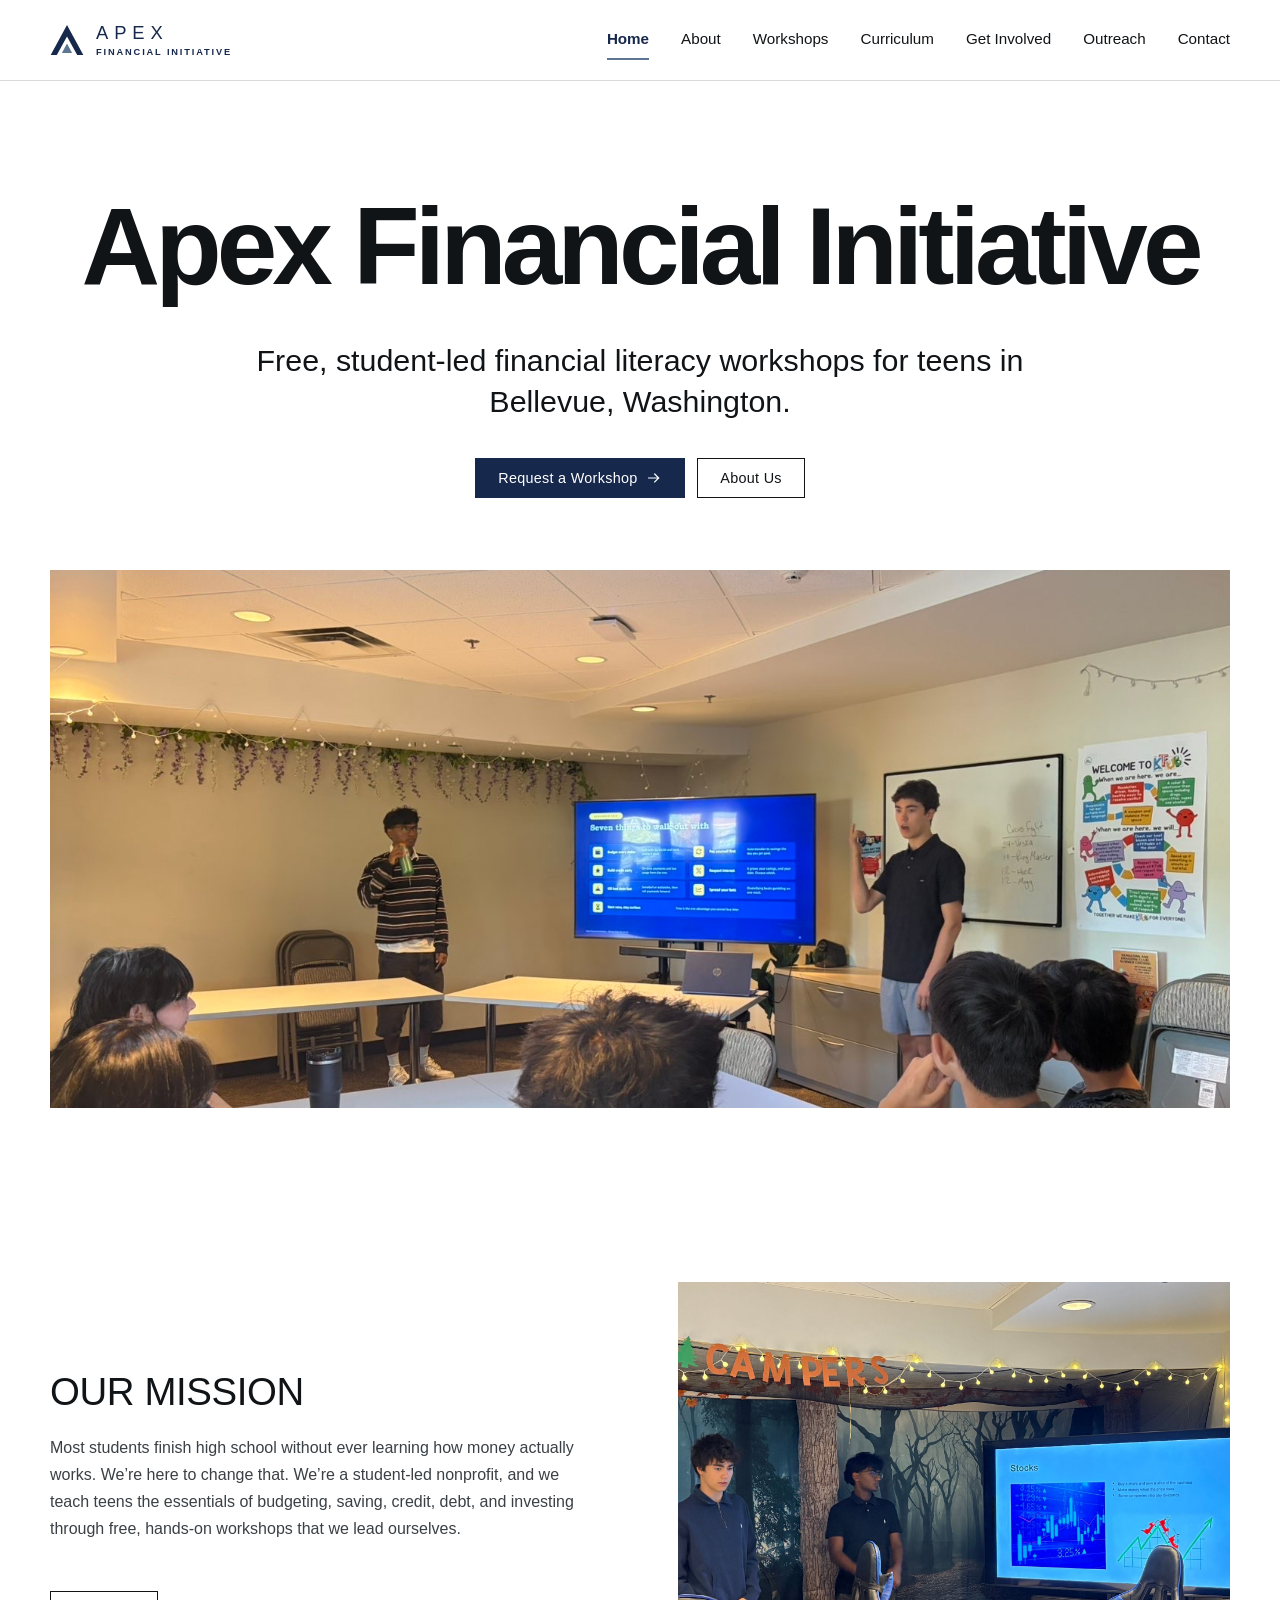
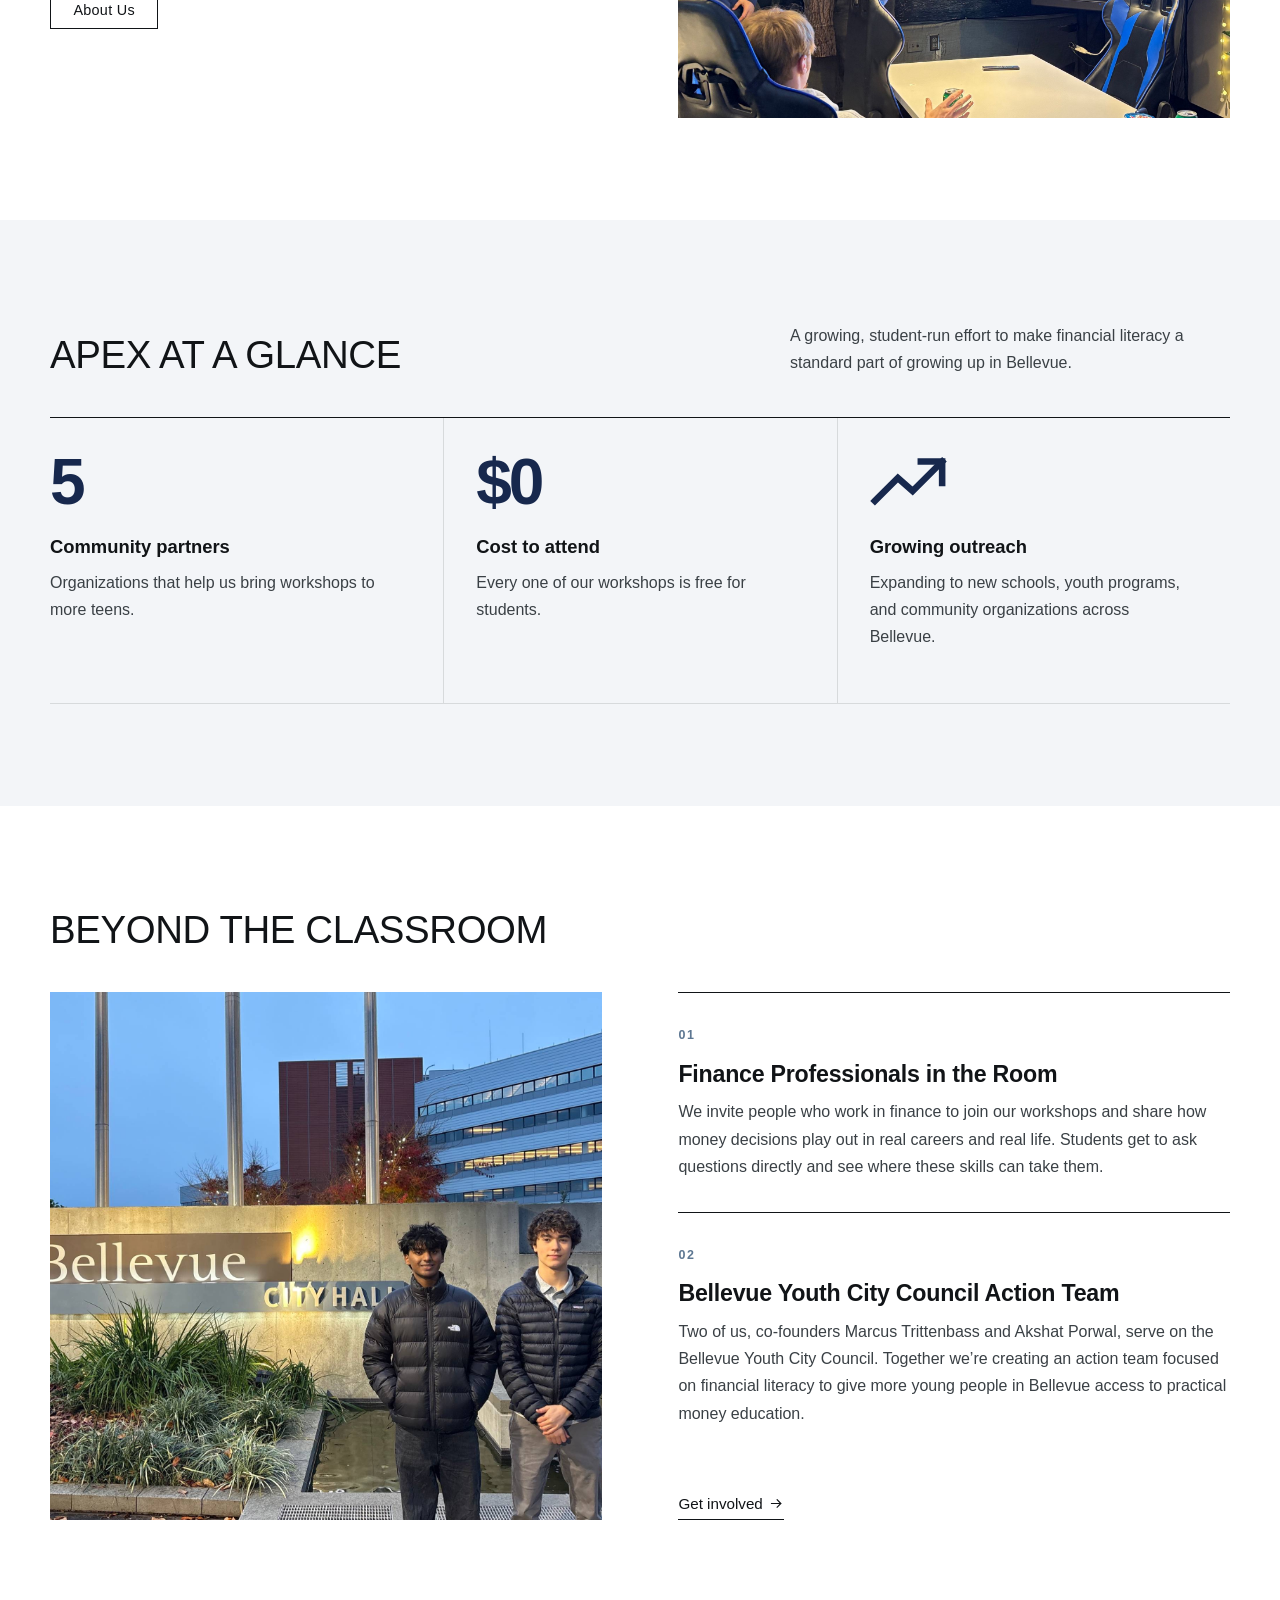
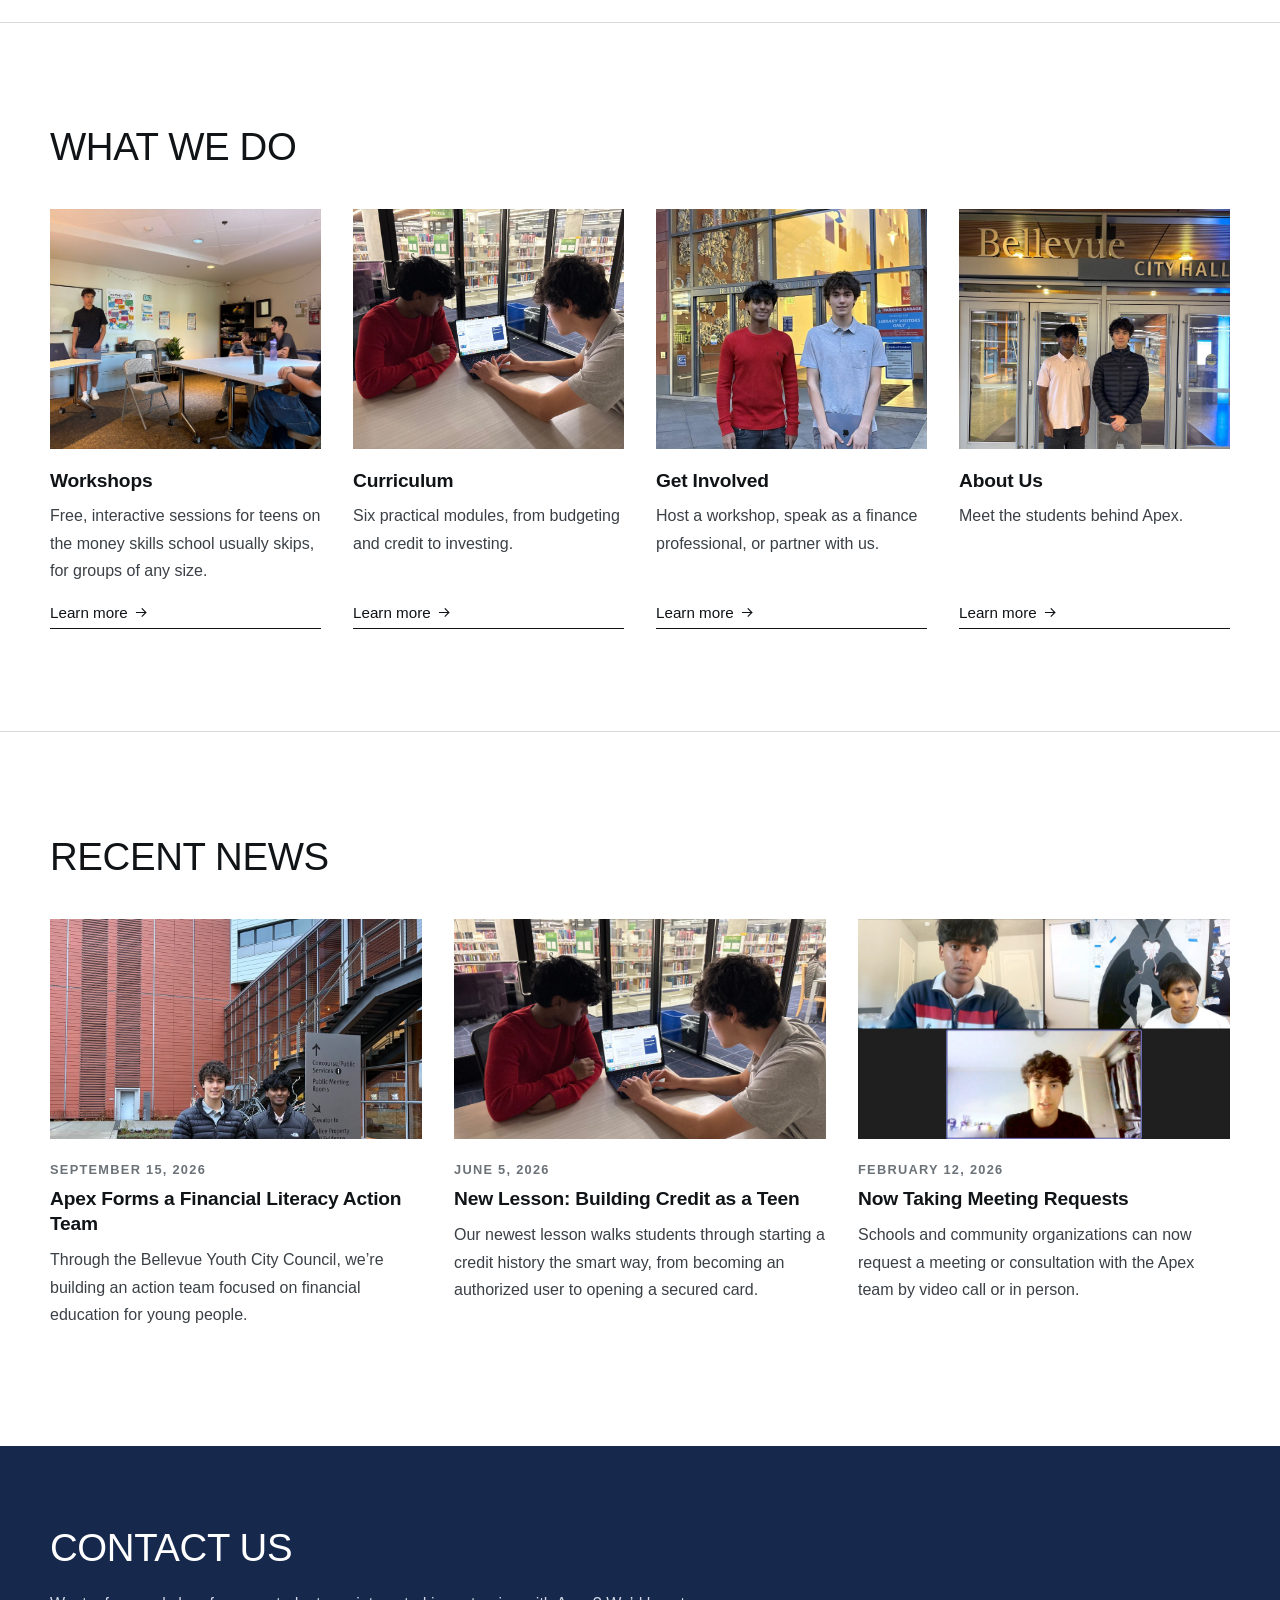
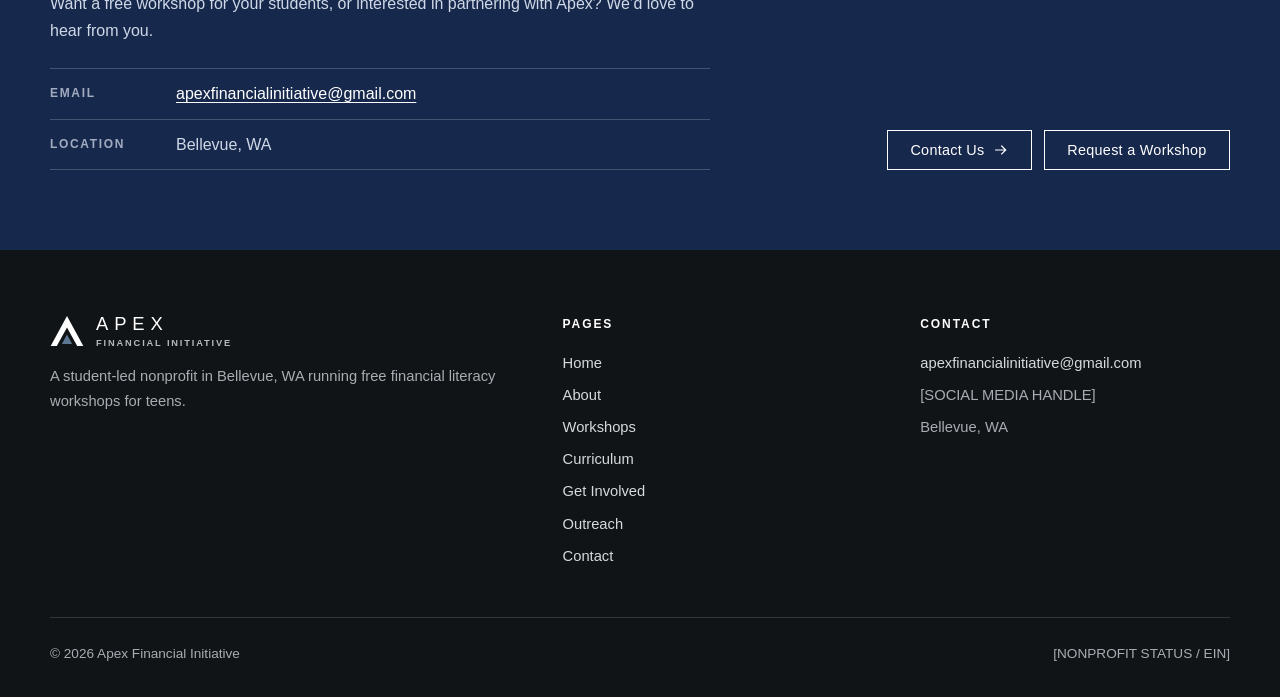
<file: index.html>
<!DOCTYPE html>
<html lang="en">
<head>
<meta charset="UTF-8">
<meta name="viewport" content="width=device-width, initial-scale=1.0">
<title>Apex Financial Initiative | Free Financial Literacy Workshops for Teens</title>
<meta name="description" content="Apex Financial Initiative is a student-led nonprofit in Bellevue, WA running free financial literacy workshops for teens.">
<link rel="icon" href="favicon.svg" type="image/svg+xml">
<link rel="stylesheet" href="styles.css">
</head>
<body>
<a class="skip-link" href="#main">Skip to content</a>
<header class="site-header">
  <div class="wrap nav">
    <a class="brand" href="index.html" aria-label="Apex Financial Initiative home">
      <svg viewBox="0 0 100 92" aria-hidden="true"><path d="M50 2 L98 90 L80 90 L50 36 L20 90 L2 90 Z" fill="currentColor"/><path d="M50 56 L65 84 L35 84 Z" fill="#5d7792"/></svg>
      <span class="brand-text"><span class="brand-name">APEX</span><span class="brand-sub">Financial Initiative</span></span>
    </a>
    <nav aria-label="Main">
      <button class="menu-toggle" type="button" aria-expanded="false" aria-controls="nav-links" aria-label="Open menu">
        <svg class="icon-open" viewBox="0 0 24 24" fill="none" stroke="currentColor" stroke-width="1.8" aria-hidden="true"><path d="M3 7h18M3 12h18M3 17h18"/></svg>
        <svg class="icon-close" viewBox="0 0 24 24" fill="none" stroke="currentColor" stroke-width="1.8" aria-hidden="true"><path d="M5 5l14 14M19 5L5 19"/></svg>
      </button>
      <ul class="nav-links" id="nav-links">
        <li><a href="index.html" aria-current="page">Home</a></li>
        <li><a href="about.html">About</a></li>
        <li><a href="workshops.html">Workshops</a></li>
        <li><a href="curriculum.html">Curriculum</a></li>
        <li><a href="get-involved.html">Get Involved</a></li>
        <li><a href="outreach.html">Outreach</a></li>
        <li><a href="contact.html">Contact</a></li>
      </ul>
    </nav>
  </div>
</header>

<main id="main">
<section class="hero">
    <div class="wrap">
      <h1>Apex Financial Initiative</h1>
      <p class="tagline">Free, student-led financial literacy workshops for teens in Bellevue, Washington.</p>
      <div class="btn-row">
        <a class="btn btn-solid" href="workshops.html#request">Request a Workshop <svg viewBox="0 0 24 24" fill="none" stroke="currentColor" stroke-width="1.8" stroke-linecap="square" aria-hidden="true"><path d="M4 12h15M13 6l6 6-6 6"/></svg></a>
        <a class="btn" href="about.html">About Us</a>
      </div>
      <div class="hero-image"><img class="photo" src="images/workshop-presenting.jpg" alt="Two Apex students presenting a financial literacy workshop to a group of teens"></div>
    </div>
  </section>

  <section class="section">
    <div class="wrap split">
      <div>
        <h2>Our Mission</h2>
        <p>Most students finish high school without ever learning how money actually works. We&rsquo;re here to change that. We&rsquo;re a student-led nonprofit, and we teach teens the essentials of budgeting, saving, credit, debt, and investing through free, hands-on workshops that we lead ourselves.</p>
        <a class="btn mt-2" href="about.html">About Us</a>
      </div>
      <img class="photo" src="images/workshop-stocks.jpg" alt="Apex students presenting a slide about stocks to a group of teens" loading="lazy">
    </div>
  </section>

  <section class="section tint">
    <div class="wrap">
      <div class="glance-head">
        <h2>Apex at a Glance</h2>
        <p>A growing, student-run effort to make financial literacy a standard part of growing up in Bellevue.</p>
      </div>
      <div class="ruled cols-3">
        <div><span class="figure-num">5</span><span class="figure-label">Community partners</span><p>Organizations that help us bring workshops to more teens.</p></div>
        <div><span class="figure-num">$0</span><span class="figure-label">Cost to attend</span><p>Every one of our workshops is free for students.</p></div>
        <div><span class="figure-num" aria-hidden="true"><svg viewBox="0 0 48 32" fill="none" stroke="currentColor" stroke-width="4" stroke-linecap="square" stroke-linejoin="miter"><path d="M3 28 L17 14 L26 22 L44 4"/><path d="M31 4 H44 V17"/></svg></span><span class="figure-label">Growing outreach</span><p>Expanding to new schools, youth programs, and community organizations across Bellevue.</p></div>
      </div>
    </div>
  </section>

  <section class="section">
    <div class="wrap">
      <h2 class="section-title">Beyond the Classroom</h2>
      <div class="initiatives">
        <img class="photo" src="images/city-hall-sign.jpg" alt="Apex co-founders Marcus Trittenbass and Akshat Porwal at Bellevue City Hall" loading="lazy">
        <div>
          <div class="initiative">
            <span class="num">01</span>
            <h3>Finance Professionals in the Room</h3>
            <p>We invite people who work in finance to join our workshops and share how money decisions play out in real careers and real life. Students get to ask questions directly and see where these skills can take them.</p>
          </div>
          <div class="initiative">
            <span class="num">02</span>
            <h3>Bellevue Youth City Council Action Team</h3>
            <p>Two of us, co-founders Marcus Trittenbass and Akshat Porwal, serve on the Bellevue Youth City Council. Together we&rsquo;re creating an action team focused on financial literacy to give more young people in Bellevue access to practical money education.</p>
          </div>
          <a class="text-link mt-2" href="get-involved.html">Get involved <svg viewBox="0 0 24 24" fill="none" stroke="currentColor" stroke-width="1.8" stroke-linecap="square" aria-hidden="true"><path d="M4 12h15M13 6l6 6-6 6"/></svg></a>
        </div>
      </div>
    </div>
  </section>

  <section class="section">
    <div class="wrap">
      <h2 class="section-title">What We Do</h2>
      <div class="features">
        <a class="feature" href="workshops.html"><img class="photo" src="images/workshop-small-group.jpg" alt="An Apex student leading a small-group workshop" loading="lazy"><h3>Workshops</h3><p>Free, interactive sessions for teens on the money skills school usually skips, for groups of any size.</p><span class="text-link">Learn more <svg viewBox="0 0 24 24" fill="none" stroke="currentColor" stroke-width="1.8" stroke-linecap="square" aria-hidden="true"><path d="M4 12h15M13 6l6 6-6 6"/></svg></span></a>
        <a class="feature" href="curriculum.html"><img class="photo" src="images/library-laptop.jpg" alt="Two Apex students reviewing a lesson on building credit as a teen" loading="lazy"><h3>Curriculum</h3><p>Six practical modules, from budgeting and credit to investing.</p><span class="text-link">Learn more <svg viewBox="0 0 24 24" fill="none" stroke="currentColor" stroke-width="1.8" stroke-linecap="square" aria-hidden="true"><path d="M4 12h15M13 6l6 6-6 6"/></svg></span></a>
        <a class="feature" href="get-involved.html"><img class="photo" src="images/library-entrance.jpg" alt="Apex co-founders Akshat Porwal and Marcus Trittenbass outside the Bellevue Regional Library" loading="lazy"><h3>Get Involved</h3><p>Host a workshop, speak as a finance professional, or partner with us.</p><span class="text-link">Learn more <svg viewBox="0 0 24 24" fill="none" stroke="currentColor" stroke-width="1.8" stroke-linecap="square" aria-hidden="true"><path d="M4 12h15M13 6l6 6-6 6"/></svg></span></a>
        <a class="feature" href="about.html"><img class="photo" src="images/city-hall-entrance.jpg" alt="Two Apex students outside the entrance to Bellevue City Hall" loading="lazy"><h3>About Us</h3><p>Meet the students behind Apex.</p><span class="text-link">Learn more <svg viewBox="0 0 24 24" fill="none" stroke="currentColor" stroke-width="1.8" stroke-linecap="square" aria-hidden="true"><path d="M4 12h15M13 6l6 6-6 6"/></svg></span></a>
      </div>
    </div>
  </section>

  <section class="section">
    <div class="wrap">
      <h2 class="section-title">Recent News</h2>
      <div class="news">
        <article>
          <img class="photo" src="images/city-hall-plaza.jpg" alt="Apex co-founders at Bellevue City Hall" loading="lazy">
          <p class="news-date"><time datetime="2026-09-15">September 15, 2026</time></p>
          <h3>Apex Forms a Financial Literacy Action Team</h3>
          <p>Through the Bellevue Youth City Council, we&rsquo;re building an action team focused on financial education for young people.</p>
        </article>
        <article>
          <img class="photo" src="images/library-laptop.jpg" alt="Apex students working on a lesson about building credit" loading="lazy">
          <p class="news-date"><time datetime="2026-06-05">June 5, 2026</time></p>
          <h3>New Lesson: Building Credit as a Teen</h3>
          <p>Our newest lesson walks students through starting a credit history the smart way, from becoming an authorized user to opening a secured card.</p>
        </article>
        <article>
          <img class="photo" src="images/meeting-call-2.jpg" alt="Apex students in a video meeting" loading="lazy">
          <p class="news-date"><time datetime="2026-02-12">February 12, 2026</time></p>
          <h3>Now Taking Meeting Requests</h3>
          <p>Schools and community organizations can now request a meeting or consultation with the Apex team by video call or in person.</p>
        </article>
      </div>
    </div>
  </section>

  <section class="band">
    <div class="wrap band-grid">
      <div>
        <h2>Contact Us</h2>
        <p>Want a free workshop for your students, or interested in partnering with Apex? We&rsquo;d love to hear from you.</p>
        <ul class="details">
          <li><span class="k">Email</span><a href="mailto:apexfinancialinitiative@gmail.com">apexfinancialinitiative@gmail.com</a></li>
          <li><span class="k">Location</span><span>Bellevue, WA</span></li>
        </ul>
      </div>
      <div class="btn-row">
        <a class="btn btn-light" href="contact.html">Contact Us <svg viewBox="0 0 24 24" fill="none" stroke="currentColor" stroke-width="1.8" stroke-linecap="square" aria-hidden="true"><path d="M4 12h15M13 6l6 6-6 6"/></svg></a>
        <a class="btn btn-light" href="workshops.html#request">Request a Workshop</a>
      </div>
    </div>
  </section>
</main>

<footer class="site-footer">
  <div class="wrap">
    <div class="footer-grid">
      <div>
        <a class="brand" href="index.html" aria-label="Apex Financial Initiative home"><svg viewBox="0 0 100 92" aria-hidden="true"><path d="M50 2 L98 90 L80 90 L50 36 L20 90 L2 90 Z" fill="currentColor"/><path d="M50 56 L65 84 L35 84 Z" fill="#5d7792"/></svg><span class="brand-text"><span class="brand-name">APEX</span><span class="brand-sub">Financial Initiative</span></span></a>
        <p>A student-led nonprofit in Bellevue, WA running free financial literacy workshops for teens.</p>
      </div>
      <div>
        <h4>Pages</h4>
        <ul>
          <li><a href="index.html">Home</a></li>
          <li><a href="about.html">About</a></li>
          <li><a href="workshops.html">Workshops</a></li>
          <li><a href="curriculum.html">Curriculum</a></li>
          <li><a href="get-involved.html">Get Involved</a></li>
          <li><a href="outreach.html">Outreach</a></li>
          <li><a href="contact.html">Contact</a></li>
        </ul>
      </div>
      <div>
        <h4>Contact</h4>
        <ul>
          <li><a href="mailto:apexfinancialinitiative@gmail.com">apexfinancialinitiative@gmail.com</a></li>
          <li>[SOCIAL MEDIA HANDLE]</li>
          <li>Bellevue, WA</li>
        </ul>
      </div>
    </div>
    <div class="footer-bottom">
      <span>&copy; <span data-year></span> Apex Financial Initiative</span>
      <span>[NONPROFIT STATUS / EIN]</span>
    </div>
  </div>
</footer>

<script src="script.js"></script>
</body>
</html>
</file>
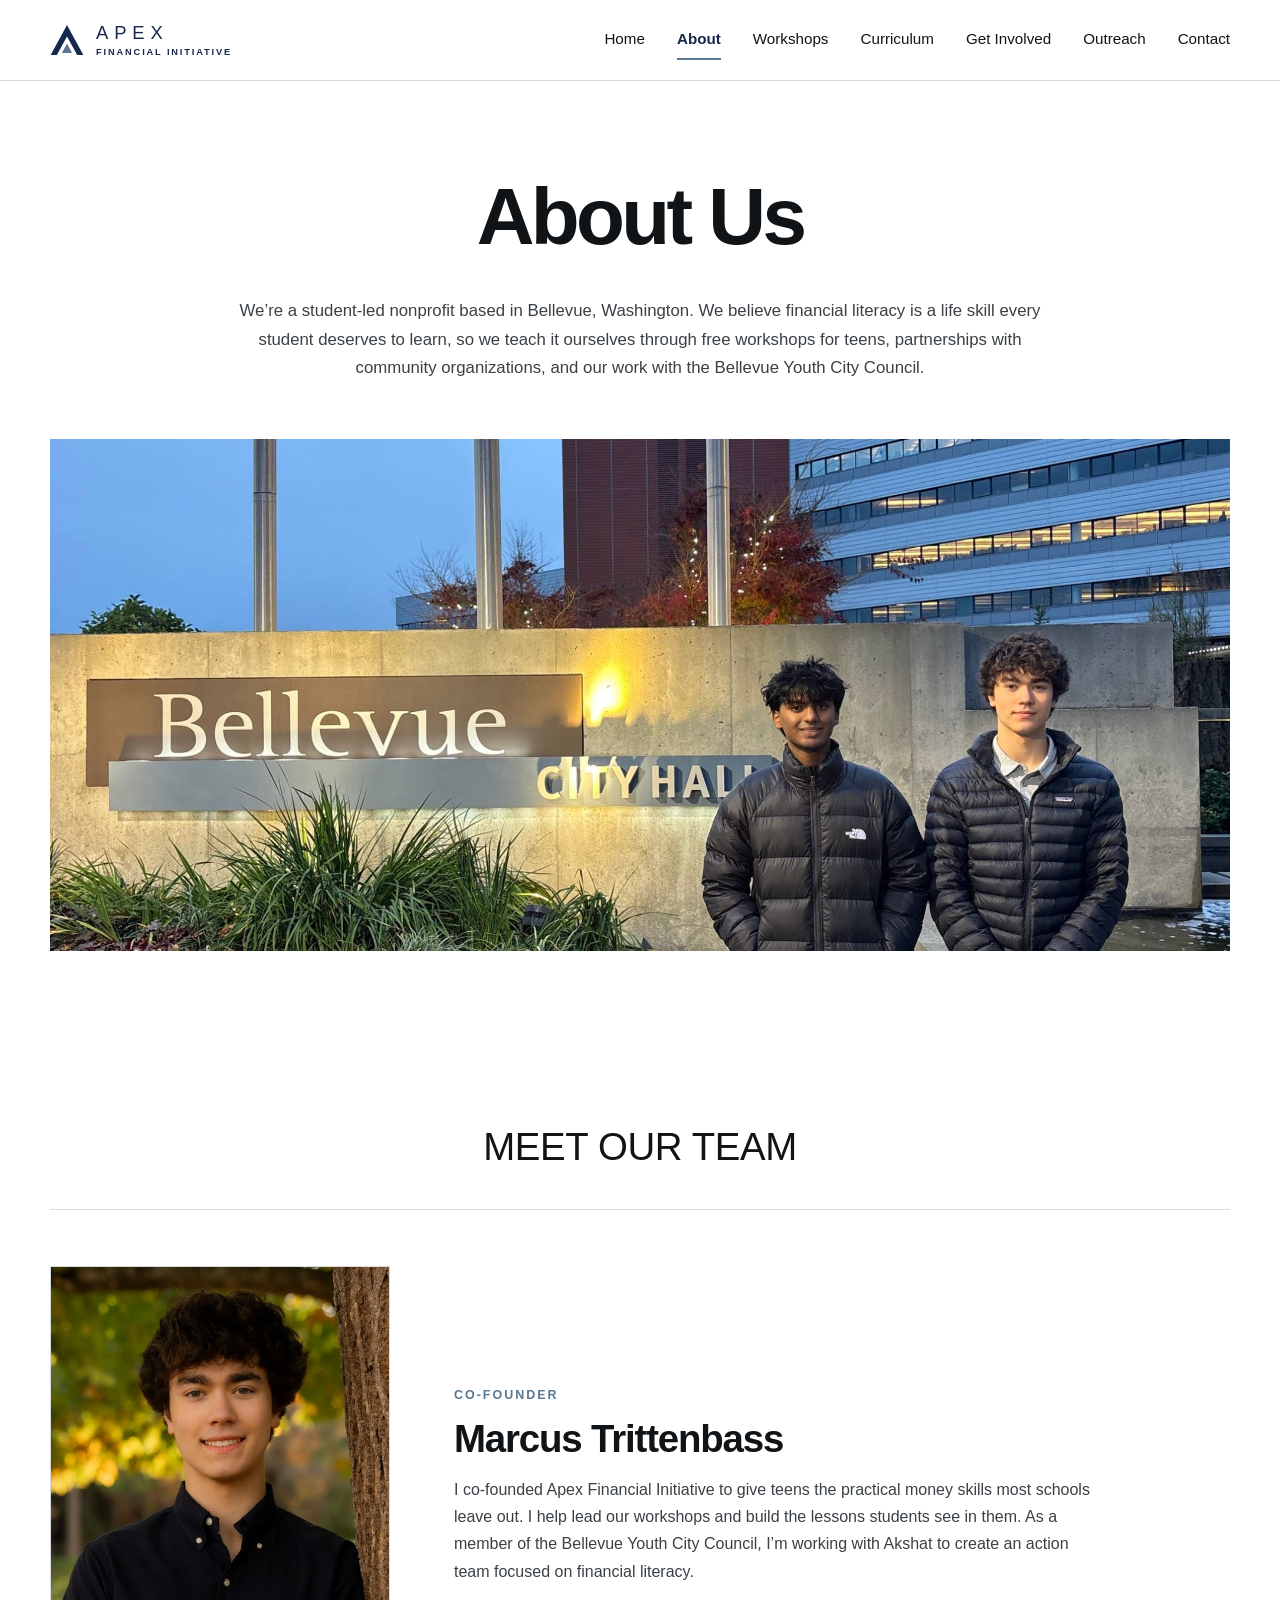
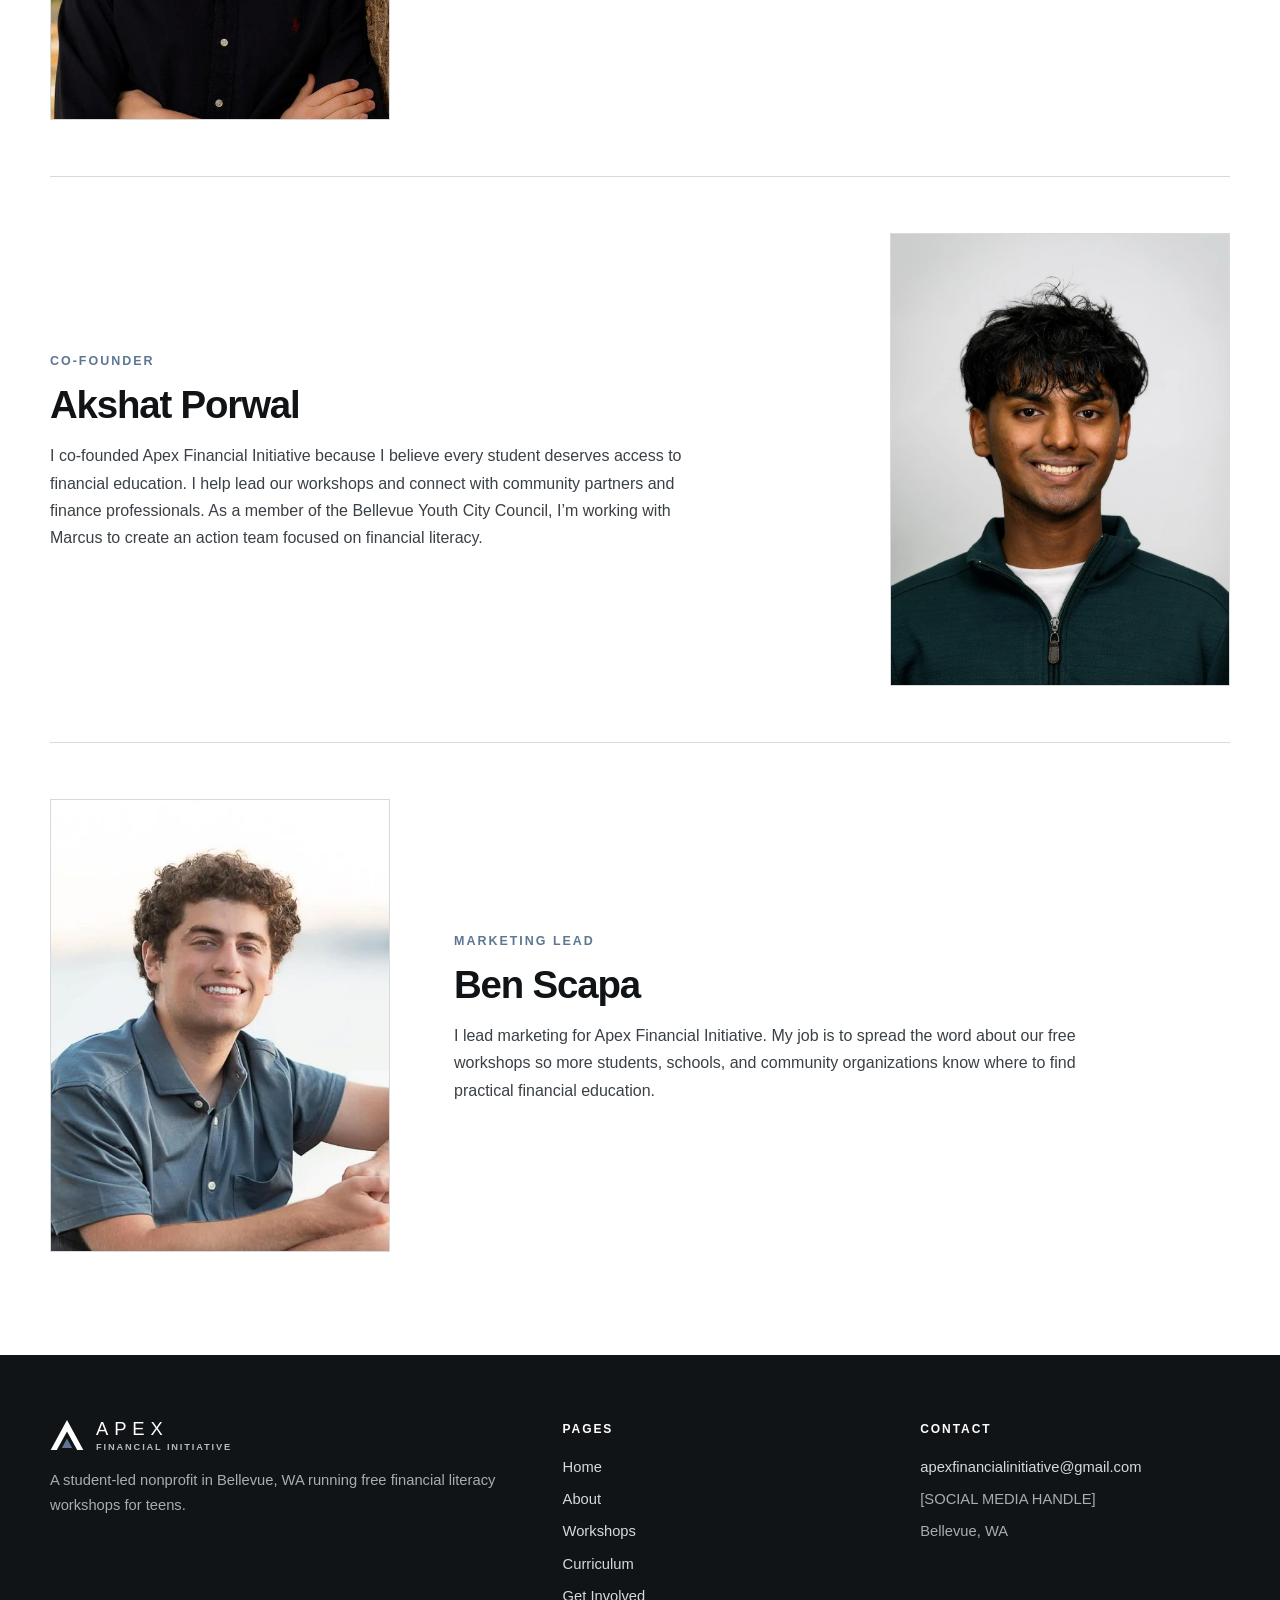
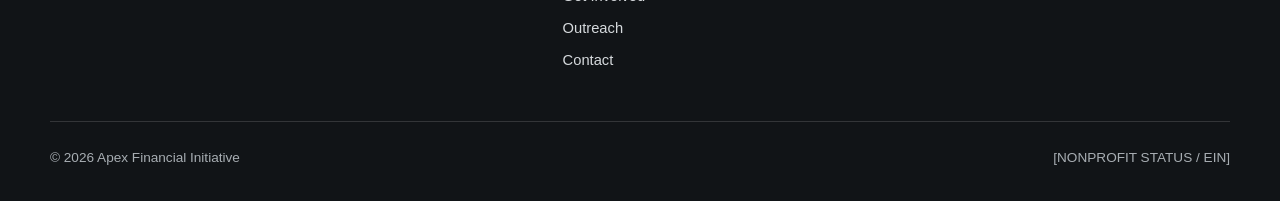
<file: about.html>
<!DOCTYPE html>
<html lang="en">
<head>
<meta charset="UTF-8">
<meta name="viewport" content="width=device-width, initial-scale=1.0">
<title>About Us | Apex Financial Initiative</title>
<meta name="description" content="About Apex Financial Initiative, a student-led nonprofit in Bellevue, WA founded by Marcus Trittenbass and Akshat Porwal.">
<link rel="icon" href="favicon.svg" type="image/svg+xml">
<link rel="stylesheet" href="styles.css">
</head>
<body>
<a class="skip-link" href="#main">Skip to content</a>
<header class="site-header">
  <div class="wrap nav">
    <a class="brand" href="index.html" aria-label="Apex Financial Initiative home">
      <svg viewBox="0 0 100 92" aria-hidden="true"><path d="M50 2 L98 90 L80 90 L50 36 L20 90 L2 90 Z" fill="currentColor"/><path d="M50 56 L65 84 L35 84 Z" fill="#5d7792"/></svg>
      <span class="brand-text"><span class="brand-name">APEX</span><span class="brand-sub">Financial Initiative</span></span>
    </a>
    <nav aria-label="Main">
      <button class="menu-toggle" type="button" aria-expanded="false" aria-controls="nav-links" aria-label="Open menu">
        <svg class="icon-open" viewBox="0 0 24 24" fill="none" stroke="currentColor" stroke-width="1.8" aria-hidden="true"><path d="M3 7h18M3 12h18M3 17h18"/></svg>
        <svg class="icon-close" viewBox="0 0 24 24" fill="none" stroke="currentColor" stroke-width="1.8" aria-hidden="true"><path d="M5 5l14 14M19 5L5 19"/></svg>
      </button>
      <ul class="nav-links" id="nav-links">
        <li><a href="index.html">Home</a></li>
        <li><a href="about.html" aria-current="page">About</a></li>
        <li><a href="workshops.html">Workshops</a></li>
        <li><a href="curriculum.html">Curriculum</a></li>
        <li><a href="get-involved.html">Get Involved</a></li>
        <li><a href="outreach.html">Outreach</a></li>
        <li><a href="contact.html">Contact</a></li>
      </ul>
    </nav>
  </div>
</header>

<main id="main">
<section class="page-head">
    <div class="wrap">
      <h1>About Us</h1>
      <p>We&rsquo;re a student-led nonprofit based in Bellevue, Washington. We believe financial literacy is a life skill every student deserves to learn, so we teach it ourselves through free workshops for teens, partnerships with community organizations, and our work with the Bellevue Youth City Council.</p>
    </div>
  </section>

  <section class="banner">
    <div class="wrap"><img class="photo" src="images/city-hall-sign.jpg" alt="Apex co-founders in front of the Bellevue City Hall sign"></div>
  </section>

  <section class="section">
    <div class="wrap">
      <h2 class="section-title center">Meet Our Team</h2>

      <article class="cofounder">
        <figure><img class="photo" src="images/cofounder-marcus-trittenbass.jpg" alt="Marcus Trittenbass, co-founder of Apex Financial Initiative" loading="lazy"></figure>
        <div>
          <p class="role">Co-Founder</p>
          <h3>Marcus Trittenbass</h3>
          <p>I co-founded Apex Financial Initiative to give teens the practical money skills most schools leave out. I help lead our workshops and build the lessons students see in them. As a member of the Bellevue Youth City Council, I&rsquo;m working with Akshat to create an action team focused on financial literacy.</p>
        </div>
      </article>

      <article class="cofounder flip">
        <figure><img class="photo" src="images/cofounder-akshat-porwal.jpg" alt="Akshat Porwal, co-founder of Apex Financial Initiative" loading="lazy"></figure>
        <div>
          <p class="role">Co-Founder</p>
          <h3>Akshat Porwal</h3>
          <p>I co-founded Apex Financial Initiative because I believe every student deserves access to financial education. I help lead our workshops and connect with community partners and finance professionals. As a member of the Bellevue Youth City Council, I&rsquo;m working with Marcus to create an action team focused on financial literacy.</p>
        </div>
      </article>

      <article class="cofounder">
        <figure><img class="photo" src="images/team-ben-scapa.jpg" alt="Ben Scapa, marketing lead at Apex Financial Initiative" loading="lazy"></figure>
        <div>
          <p class="role">Marketing Lead</p>
          <h3>Ben Scapa</h3>
          <p>I lead marketing for Apex Financial Initiative. My job is to spread the word about our free workshops so more students, schools, and community organizations know where to find practical financial education.</p>
        </div>
      </article>
    </div>
  </section>
</main>

<footer class="site-footer">
  <div class="wrap">
    <div class="footer-grid">
      <div>
        <a class="brand" href="index.html" aria-label="Apex Financial Initiative home"><svg viewBox="0 0 100 92" aria-hidden="true"><path d="M50 2 L98 90 L80 90 L50 36 L20 90 L2 90 Z" fill="currentColor"/><path d="M50 56 L65 84 L35 84 Z" fill="#5d7792"/></svg><span class="brand-text"><span class="brand-name">APEX</span><span class="brand-sub">Financial Initiative</span></span></a>
        <p>A student-led nonprofit in Bellevue, WA running free financial literacy workshops for teens.</p>
      </div>
      <div>
        <h4>Pages</h4>
        <ul>
          <li><a href="index.html">Home</a></li>
          <li><a href="about.html">About</a></li>
          <li><a href="workshops.html">Workshops</a></li>
          <li><a href="curriculum.html">Curriculum</a></li>
          <li><a href="get-involved.html">Get Involved</a></li>
          <li><a href="outreach.html">Outreach</a></li>
          <li><a href="contact.html">Contact</a></li>
        </ul>
      </div>
      <div>
        <h4>Contact</h4>
        <ul>
          <li><a href="mailto:apexfinancialinitiative@gmail.com">apexfinancialinitiative@gmail.com</a></li>
          <li>[SOCIAL MEDIA HANDLE]</li>
          <li>Bellevue, WA</li>
        </ul>
      </div>
    </div>
    <div class="footer-bottom">
      <span>&copy; <span data-year></span> Apex Financial Initiative</span>
      <span>[NONPROFIT STATUS / EIN]</span>
    </div>
  </div>
</footer>

<script src="script.js"></script>
</body>
</html>
</file>
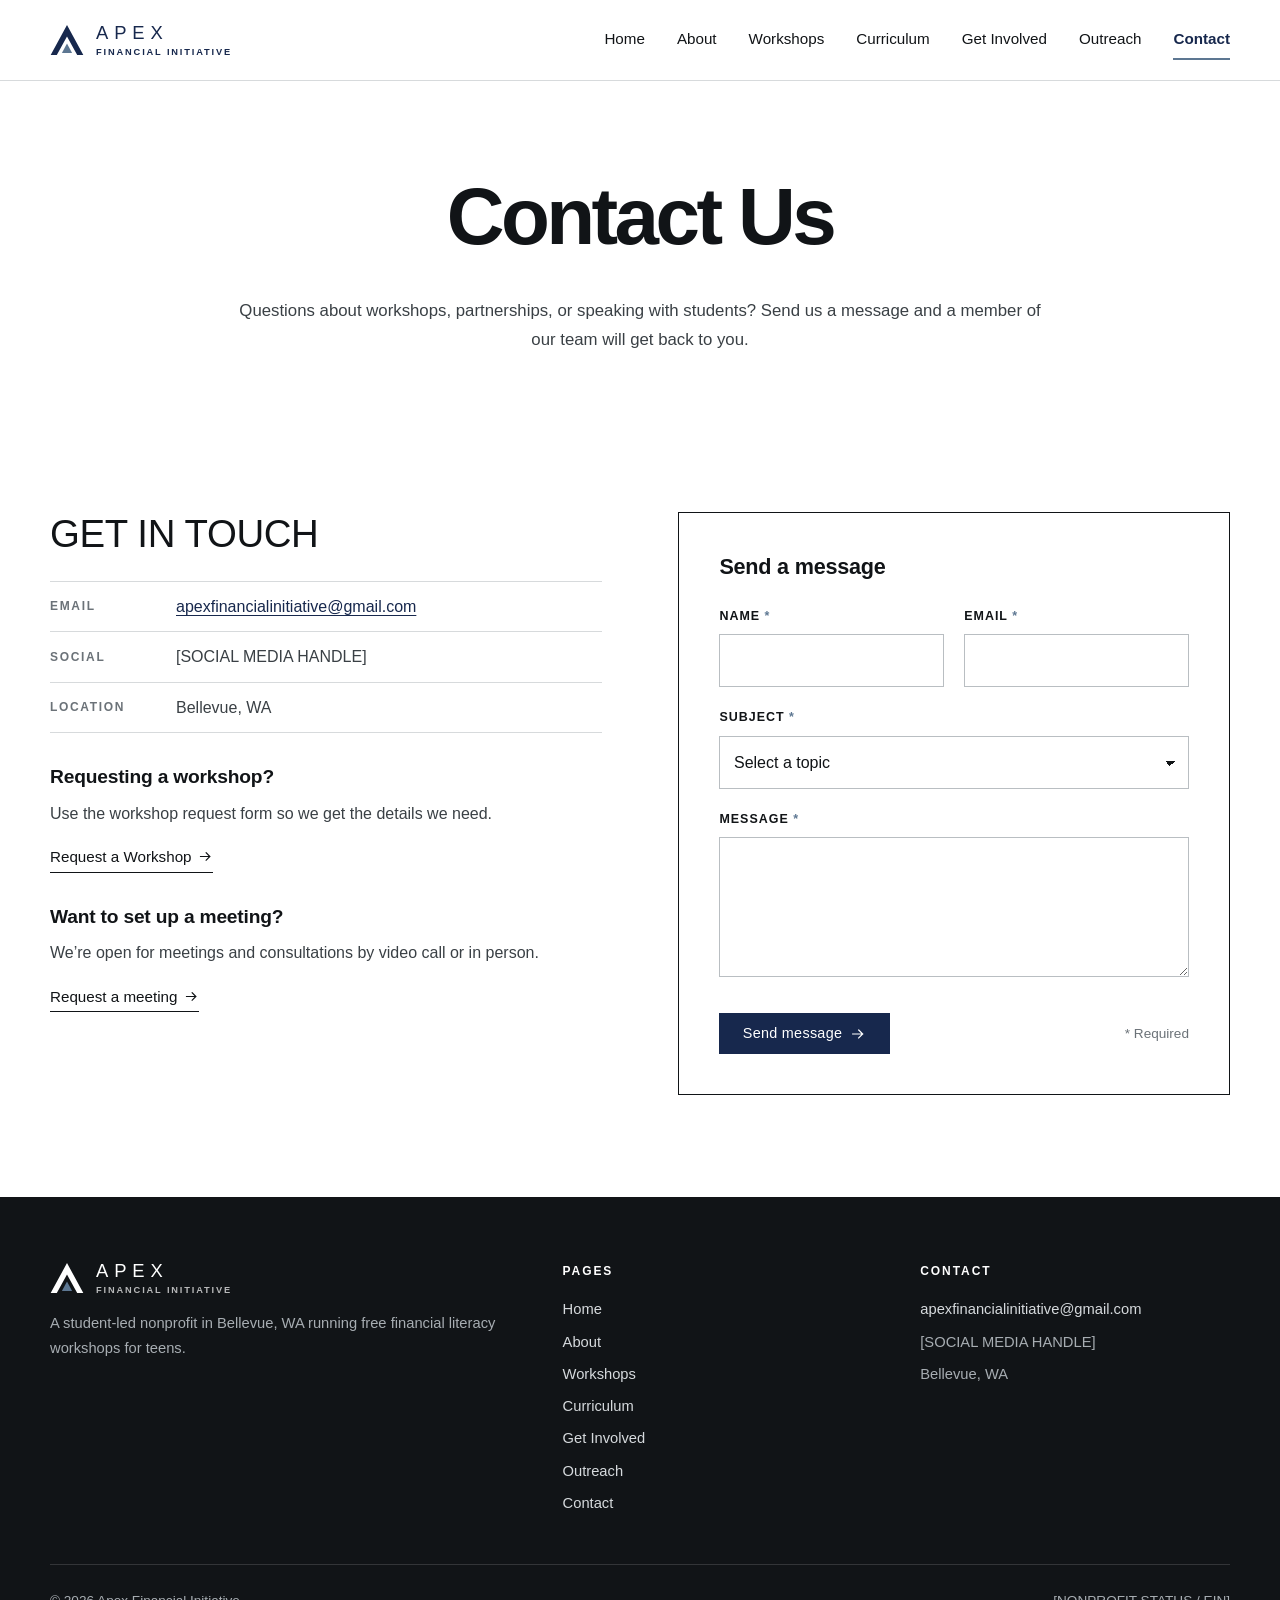
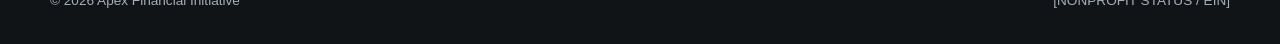
<file: contact.html>
<!DOCTYPE html>
<html lang="en">
<head>
<meta charset="UTF-8">
<meta name="viewport" content="width=device-width, initial-scale=1.0">
<title>Contact Us | Apex Financial Initiative</title>
<meta name="description" content="Contact Apex Financial Initiative in Bellevue, WA.">
<link rel="icon" href="favicon.svg" type="image/svg+xml">
<link rel="stylesheet" href="styles.css">
</head>
<body>
<a class="skip-link" href="#main">Skip to content</a>
<header class="site-header">
  <div class="wrap nav">
    <a class="brand" href="index.html" aria-label="Apex Financial Initiative home">
      <svg viewBox="0 0 100 92" aria-hidden="true"><path d="M50 2 L98 90 L80 90 L50 36 L20 90 L2 90 Z" fill="currentColor"/><path d="M50 56 L65 84 L35 84 Z" fill="#5d7792"/></svg>
      <span class="brand-text"><span class="brand-name">APEX</span><span class="brand-sub">Financial Initiative</span></span>
    </a>
    <nav aria-label="Main">
      <button class="menu-toggle" type="button" aria-expanded="false" aria-controls="nav-links" aria-label="Open menu">
        <svg class="icon-open" viewBox="0 0 24 24" fill="none" stroke="currentColor" stroke-width="1.8" aria-hidden="true"><path d="M3 7h18M3 12h18M3 17h18"/></svg>
        <svg class="icon-close" viewBox="0 0 24 24" fill="none" stroke="currentColor" stroke-width="1.8" aria-hidden="true"><path d="M5 5l14 14M19 5L5 19"/></svg>
      </button>
      <ul class="nav-links" id="nav-links">
        <li><a href="index.html">Home</a></li>
        <li><a href="about.html">About</a></li>
        <li><a href="workshops.html">Workshops</a></li>
        <li><a href="curriculum.html">Curriculum</a></li>
        <li><a href="get-involved.html">Get Involved</a></li>
        <li><a href="outreach.html">Outreach</a></li>
        <li><a href="contact.html" aria-current="page">Contact</a></li>
      </ul>
    </nav>
  </div>
</header>

<main id="main">
<section class="page-head">
    <div class="wrap">
      <h1>Contact Us</h1>
      <p>Questions about workshops, partnerships, or speaking with students? Send us a message and a member of our team will get back to you.</p>
    </div>
  </section>

  <section class="section">
    <div class="wrap split top">
      <div>
        <h2>Get in Touch</h2>
        <ul class="details on-light">
          <li><span class="k">Email</span><a href="mailto:apexfinancialinitiative@gmail.com">apexfinancialinitiative@gmail.com</a></li>
          <li><span class="k">Social</span><span>[SOCIAL MEDIA HANDLE]</span></li>
          <li><span class="k">Location</span><span>Bellevue, WA</span></li>
        </ul>
        <h3 class="mt-2">Requesting a workshop?</h3>
        <p>Use the workshop request form so we get the details we need.</p>
        <a class="text-link" href="workshops.html#request">Request a Workshop <svg viewBox="0 0 24 24" fill="none" stroke="currentColor" stroke-width="1.8" stroke-linecap="square" aria-hidden="true"><path d="M4 12h15M13 6l6 6-6 6"/></svg></a>
        <h3 class="mt-2">Want to set up a meeting?</h3>
        <p>We&rsquo;re open for meetings and consultations by video call or in person.</p>
        <a class="text-link" href="outreach.html#meet">Request a meeting <svg viewBox="0 0 24 24" fill="none" stroke="currentColor" stroke-width="1.8" stroke-linecap="square" aria-hidden="true"><path d="M4 12h15M13 6l6 6-6 6"/></svg></a>
      </div>
      <div class="form-box">
        <form id="contact-form" data-thanks novalidate>
          <h3>Send a message</h3>
          <div class="form-grid">
            <div class="field">
              <label for="c-name">Name <span class="req">*</span></label>
              <input id="c-name" name="c-name" type="text" required autocomplete="name">
            </div>
            <div class="field">
              <label for="c-email">Email <span class="req">*</span></label>
              <input id="c-email" name="c-email" type="email" required autocomplete="email">
            </div>
            <div class="field full">
              <label for="c-subject">Subject <span class="req">*</span></label>
              <select id="c-subject" name="c-subject" required><option value="">Select a topic</option><option>General question</option><option>Workshops</option><option>Speaking as a finance professional</option><option>Partnerships</option><option>Other</option></select>
            </div>
            <div class="field full">
              <label for="c-message">Message <span class="req">*</span></label>
              <textarea id="c-message" name="c-message" required></textarea>
            </div>
          </div>
          <div class="form-actions">
            <button class="btn btn-solid" type="submit">Send message <svg viewBox="0 0 24 24" fill="none" stroke="currentColor" stroke-width="1.8" stroke-linecap="square" aria-hidden="true"><path d="M4 12h15M13 6l6 6-6 6"/></svg></button>
            <p class="form-note"><span class="req">*</span> Required</p>
          </div>
        </form>
        <div class="thanks" role="status" aria-live="polite">
          <h3>Thank you.</h3>
          <p>Your message has been sent. We’ll get back to you soon.</p>
        </div>
      </div>
    </div>
  </section>
</main>

<footer class="site-footer">
  <div class="wrap">
    <div class="footer-grid">
      <div>
        <a class="brand" href="index.html" aria-label="Apex Financial Initiative home"><svg viewBox="0 0 100 92" aria-hidden="true"><path d="M50 2 L98 90 L80 90 L50 36 L20 90 L2 90 Z" fill="currentColor"/><path d="M50 56 L65 84 L35 84 Z" fill="#5d7792"/></svg><span class="brand-text"><span class="brand-name">APEX</span><span class="brand-sub">Financial Initiative</span></span></a>
        <p>A student-led nonprofit in Bellevue, WA running free financial literacy workshops for teens.</p>
      </div>
      <div>
        <h4>Pages</h4>
        <ul>
          <li><a href="index.html">Home</a></li>
          <li><a href="about.html">About</a></li>
          <li><a href="workshops.html">Workshops</a></li>
          <li><a href="curriculum.html">Curriculum</a></li>
          <li><a href="get-involved.html">Get Involved</a></li>
          <li><a href="outreach.html">Outreach</a></li>
          <li><a href="contact.html">Contact</a></li>
        </ul>
      </div>
      <div>
        <h4>Contact</h4>
        <ul>
          <li><a href="mailto:apexfinancialinitiative@gmail.com">apexfinancialinitiative@gmail.com</a></li>
          <li>[SOCIAL MEDIA HANDLE]</li>
          <li>Bellevue, WA</li>
        </ul>
      </div>
    </div>
    <div class="footer-bottom">
      <span>&copy; <span data-year></span> Apex Financial Initiative</span>
      <span>[NONPROFIT STATUS / EIN]</span>
    </div>
  </div>
</footer>

<script src="script.js"></script>
</body>
</html>
</file>
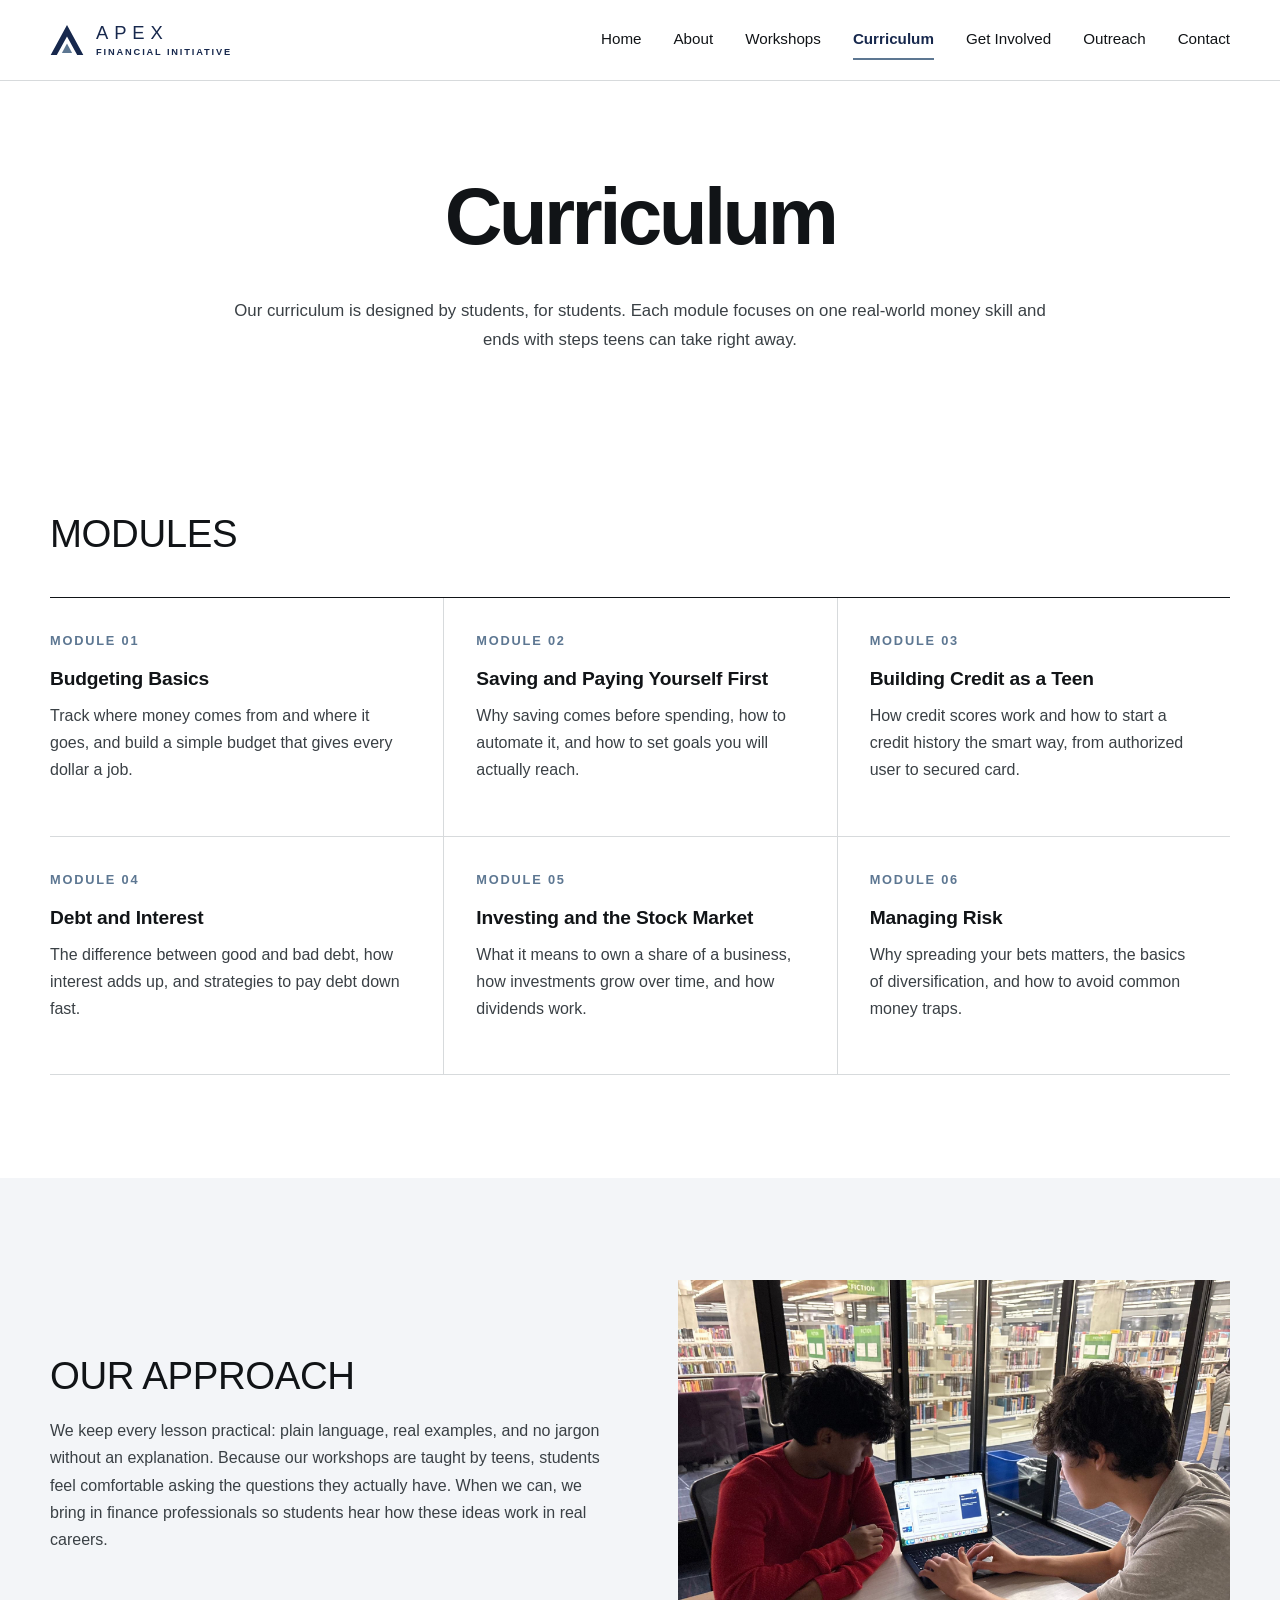
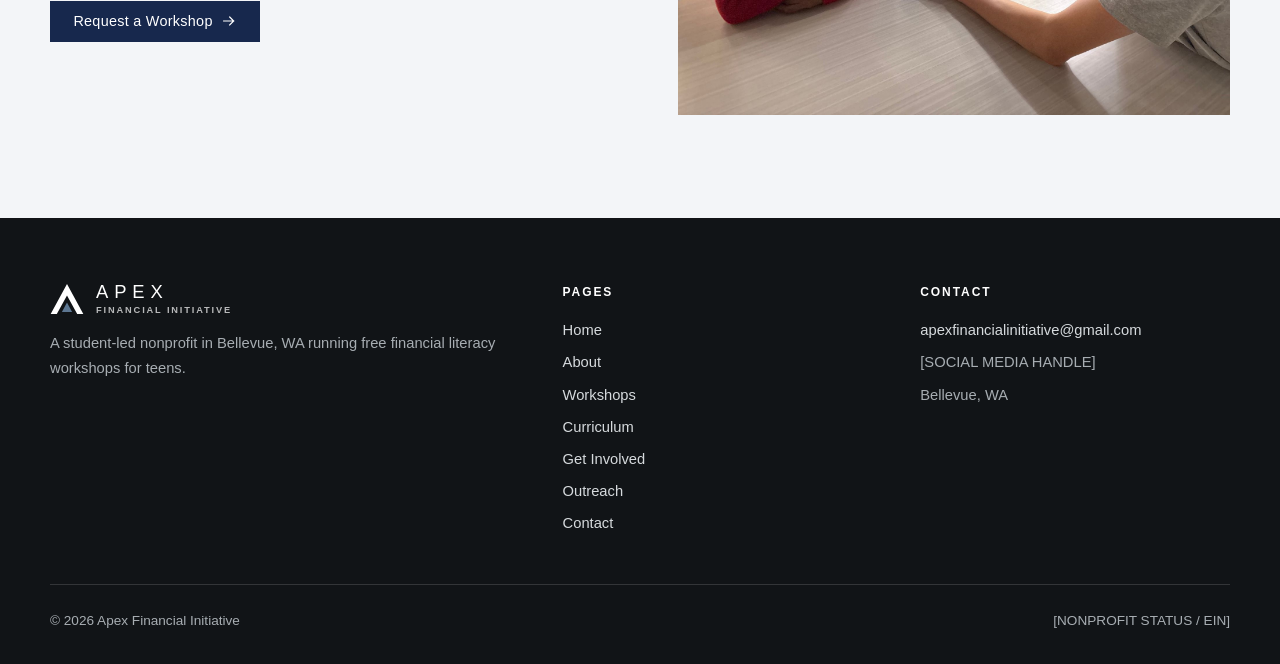
<file: curriculum.html>
<!DOCTYPE html>
<html lang="en">
<head>
<meta charset="UTF-8">
<meta name="viewport" content="width=device-width, initial-scale=1.0">
<title>Curriculum | Apex Financial Initiative</title>
<meta name="description" content="The Apex Financial Initiative financial literacy curriculum for teens.">
<link rel="icon" href="favicon.svg" type="image/svg+xml">
<link rel="stylesheet" href="styles.css">
</head>
<body>
<a class="skip-link" href="#main">Skip to content</a>
<header class="site-header">
  <div class="wrap nav">
    <a class="brand" href="index.html" aria-label="Apex Financial Initiative home">
      <svg viewBox="0 0 100 92" aria-hidden="true"><path d="M50 2 L98 90 L80 90 L50 36 L20 90 L2 90 Z" fill="currentColor"/><path d="M50 56 L65 84 L35 84 Z" fill="#5d7792"/></svg>
      <span class="brand-text"><span class="brand-name">APEX</span><span class="brand-sub">Financial Initiative</span></span>
    </a>
    <nav aria-label="Main">
      <button class="menu-toggle" type="button" aria-expanded="false" aria-controls="nav-links" aria-label="Open menu">
        <svg class="icon-open" viewBox="0 0 24 24" fill="none" stroke="currentColor" stroke-width="1.8" aria-hidden="true"><path d="M3 7h18M3 12h18M3 17h18"/></svg>
        <svg class="icon-close" viewBox="0 0 24 24" fill="none" stroke="currentColor" stroke-width="1.8" aria-hidden="true"><path d="M5 5l14 14M19 5L5 19"/></svg>
      </button>
      <ul class="nav-links" id="nav-links">
        <li><a href="index.html">Home</a></li>
        <li><a href="about.html">About</a></li>
        <li><a href="workshops.html">Workshops</a></li>
        <li><a href="curriculum.html" aria-current="page">Curriculum</a></li>
        <li><a href="get-involved.html">Get Involved</a></li>
        <li><a href="outreach.html">Outreach</a></li>
        <li><a href="contact.html">Contact</a></li>
      </ul>
    </nav>
  </div>
</header>

<main id="main">
<section class="page-head">
    <div class="wrap">
      <h1>Curriculum</h1>
      <p>Our curriculum is designed by students, for students. Each module focuses on one real-world money skill and ends with steps teens can take right away.</p>
    </div>
  </section>

  <section class="section">
    <div class="wrap">
      <h2 class="section-title">Modules</h2>
      <div class="ruled cols-3">
        <div><span class="num">MODULE 01</span><h3>Budgeting Basics</h3><p>Track where money comes from and where it goes, and build a simple budget that gives every dollar a job.</p></div>
        <div><span class="num">MODULE 02</span><h3>Saving and Paying Yourself First</h3><p>Why saving comes before spending, how to automate it, and how to set goals you will actually reach.</p></div>
        <div><span class="num">MODULE 03</span><h3>Building Credit as a Teen</h3><p>How credit scores work and how to start a credit history the smart way, from authorized user to secured card.</p></div>
        <div><span class="num">MODULE 04</span><h3>Debt and Interest</h3><p>The difference between good and bad debt, how interest adds up, and strategies to pay debt down fast.</p></div>
        <div><span class="num">MODULE 05</span><h3>Investing and the Stock Market</h3><p>What it means to own a share of a business, how investments grow over time, and how dividends work.</p></div>
        <div><span class="num">MODULE 06</span><h3>Managing Risk</h3><p>Why spreading your bets matters, the basics of diversification, and how to avoid common money traps.</p></div>
      </div>
    </div>
  </section>

  <section class="section tint">
    <div class="wrap split">
      <div>
        <h2>Our Approach</h2>
        <p>We keep every lesson practical: plain language, real examples, and no jargon without an explanation. Because our workshops are taught by teens, students feel comfortable asking the questions they actually have. When we can, we bring in finance professionals so students hear how these ideas work in real careers.</p>
        <a class="btn btn-solid mt-2" href="workshops.html#request">Request a Workshop <svg viewBox="0 0 24 24" fill="none" stroke="currentColor" stroke-width="1.8" stroke-linecap="square" aria-hidden="true"><path d="M4 12h15M13 6l6 6-6 6"/></svg></a>
      </div>
      <img class="photo" src="images/library-laptop.jpg" alt="Two Apex students reviewing a lesson on building credit as a teen" loading="lazy">
    </div>
  </section>
</main>

<footer class="site-footer">
  <div class="wrap">
    <div class="footer-grid">
      <div>
        <a class="brand" href="index.html" aria-label="Apex Financial Initiative home"><svg viewBox="0 0 100 92" aria-hidden="true"><path d="M50 2 L98 90 L80 90 L50 36 L20 90 L2 90 Z" fill="currentColor"/><path d="M50 56 L65 84 L35 84 Z" fill="#5d7792"/></svg><span class="brand-text"><span class="brand-name">APEX</span><span class="brand-sub">Financial Initiative</span></span></a>
        <p>A student-led nonprofit in Bellevue, WA running free financial literacy workshops for teens.</p>
      </div>
      <div>
        <h4>Pages</h4>
        <ul>
          <li><a href="index.html">Home</a></li>
          <li><a href="about.html">About</a></li>
          <li><a href="workshops.html">Workshops</a></li>
          <li><a href="curriculum.html">Curriculum</a></li>
          <li><a href="get-involved.html">Get Involved</a></li>
          <li><a href="outreach.html">Outreach</a></li>
          <li><a href="contact.html">Contact</a></li>
        </ul>
      </div>
      <div>
        <h4>Contact</h4>
        <ul>
          <li><a href="mailto:apexfinancialinitiative@gmail.com">apexfinancialinitiative@gmail.com</a></li>
          <li>[SOCIAL MEDIA HANDLE]</li>
          <li>Bellevue, WA</li>
        </ul>
      </div>
    </div>
    <div class="footer-bottom">
      <span>&copy; <span data-year></span> Apex Financial Initiative</span>
      <span>[NONPROFIT STATUS / EIN]</span>
    </div>
  </div>
</footer>

<script src="script.js"></script>
</body>
</html>
</file>
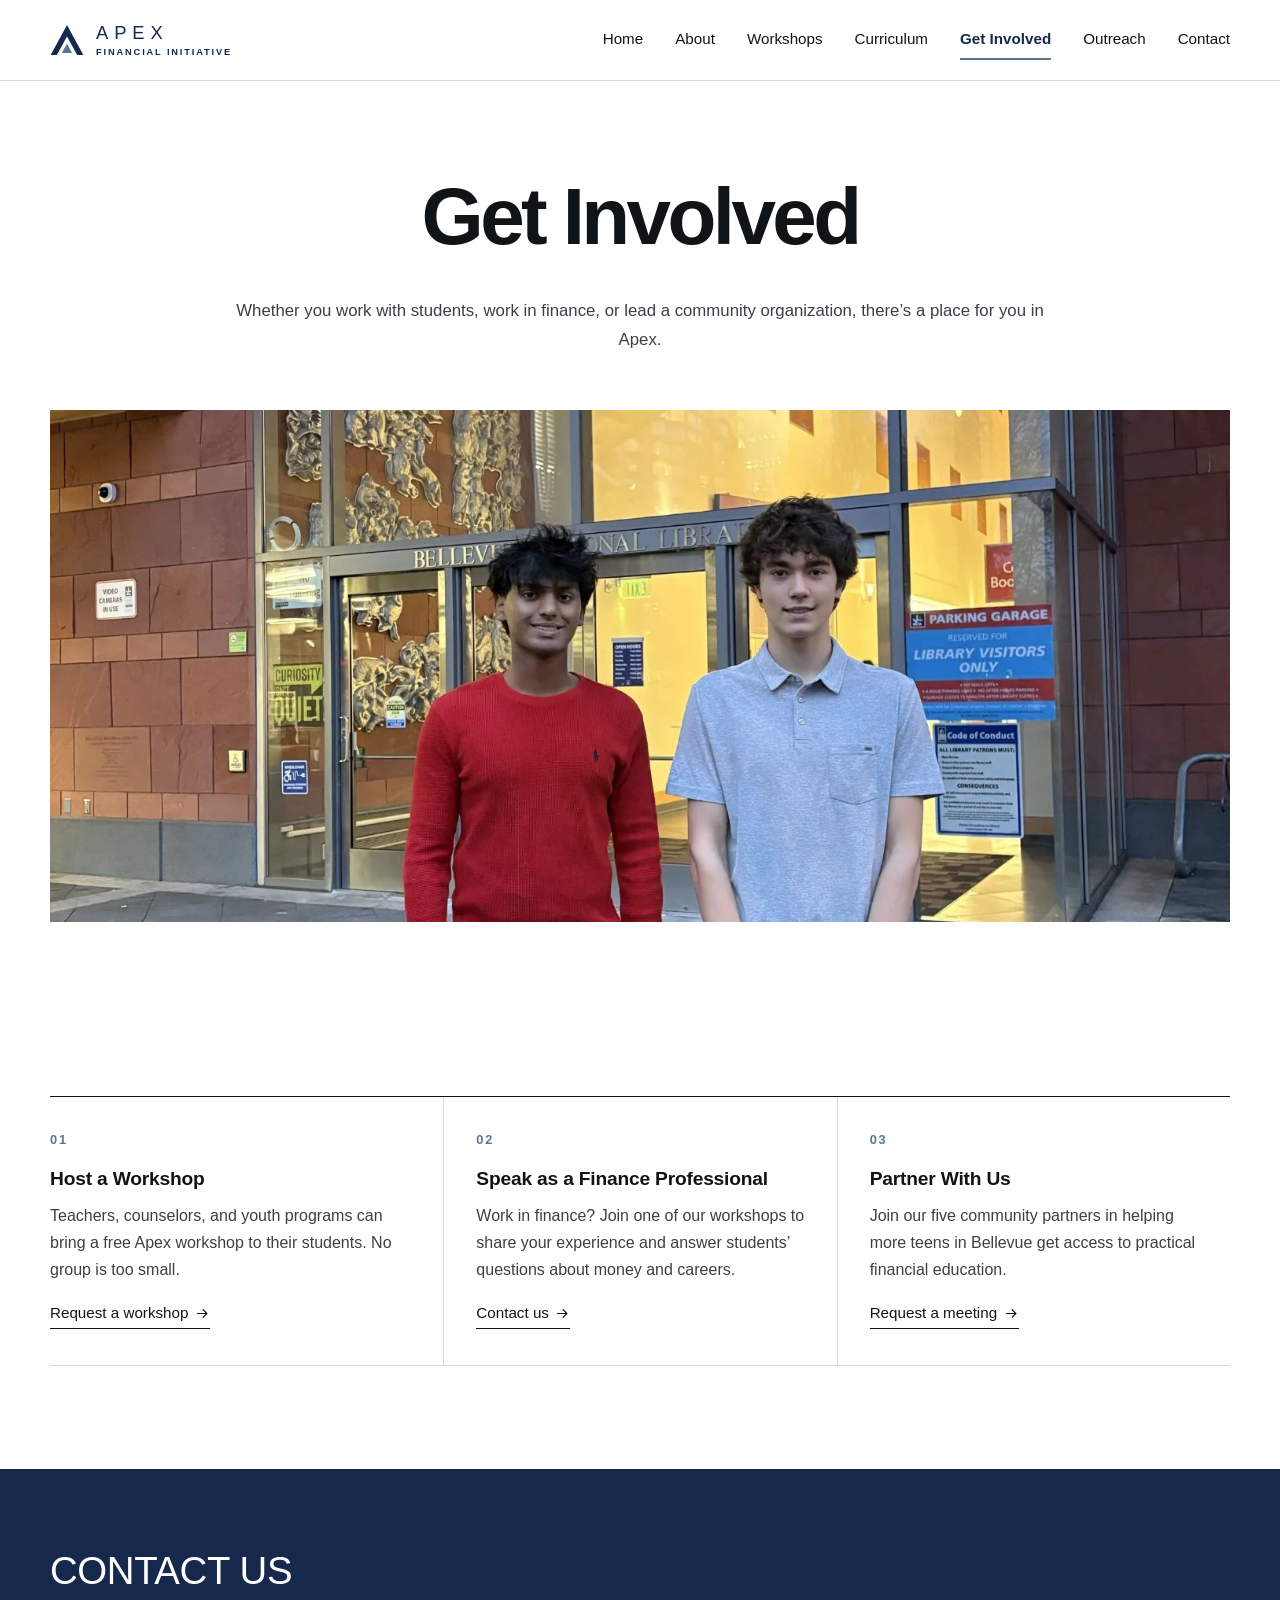
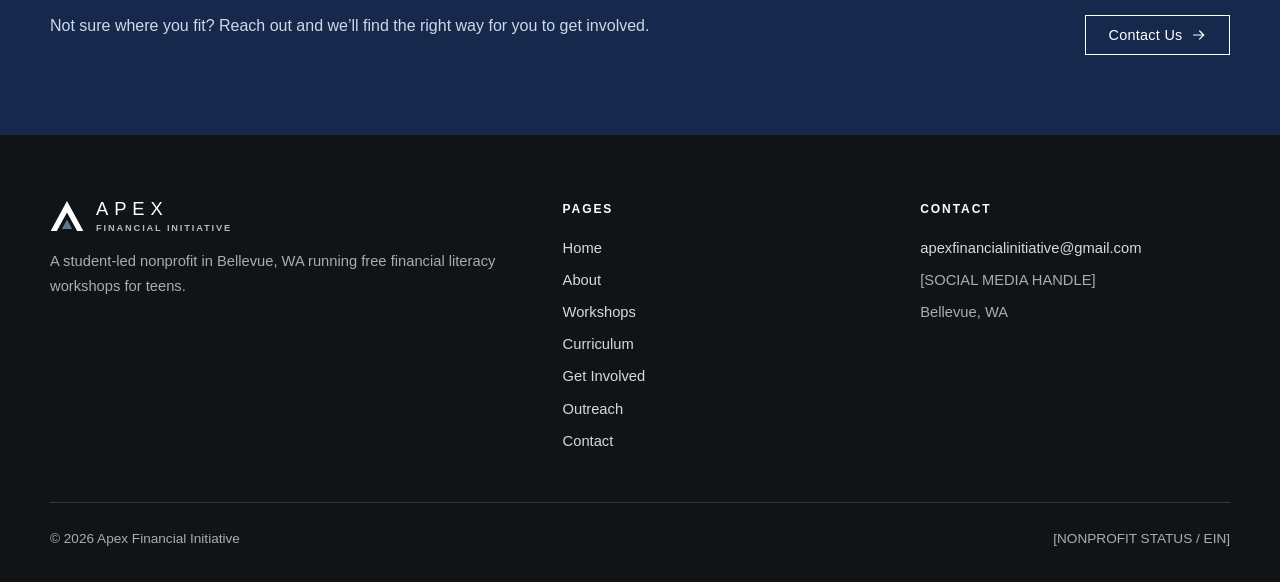
<file: get-involved.html>
<!DOCTYPE html>
<html lang="en">
<head>
<meta charset="UTF-8">
<meta name="viewport" content="width=device-width, initial-scale=1.0">
<title>Get Involved | Apex Financial Initiative</title>
<meta name="description" content="Ways to get involved with Apex Financial Initiative.">
<link rel="icon" href="favicon.svg" type="image/svg+xml">
<link rel="stylesheet" href="styles.css">
</head>
<body>
<a class="skip-link" href="#main">Skip to content</a>
<header class="site-header">
  <div class="wrap nav">
    <a class="brand" href="index.html" aria-label="Apex Financial Initiative home">
      <svg viewBox="0 0 100 92" aria-hidden="true"><path d="M50 2 L98 90 L80 90 L50 36 L20 90 L2 90 Z" fill="currentColor"/><path d="M50 56 L65 84 L35 84 Z" fill="#5d7792"/></svg>
      <span class="brand-text"><span class="brand-name">APEX</span><span class="brand-sub">Financial Initiative</span></span>
    </a>
    <nav aria-label="Main">
      <button class="menu-toggle" type="button" aria-expanded="false" aria-controls="nav-links" aria-label="Open menu">
        <svg class="icon-open" viewBox="0 0 24 24" fill="none" stroke="currentColor" stroke-width="1.8" aria-hidden="true"><path d="M3 7h18M3 12h18M3 17h18"/></svg>
        <svg class="icon-close" viewBox="0 0 24 24" fill="none" stroke="currentColor" stroke-width="1.8" aria-hidden="true"><path d="M5 5l14 14M19 5L5 19"/></svg>
      </button>
      <ul class="nav-links" id="nav-links">
        <li><a href="index.html">Home</a></li>
        <li><a href="about.html">About</a></li>
        <li><a href="workshops.html">Workshops</a></li>
        <li><a href="curriculum.html">Curriculum</a></li>
        <li><a href="get-involved.html" aria-current="page">Get Involved</a></li>
        <li><a href="outreach.html">Outreach</a></li>
        <li><a href="contact.html">Contact</a></li>
      </ul>
    </nav>
  </div>
</header>

<main id="main">
<section class="page-head">
    <div class="wrap">
      <h1>Get Involved</h1>
      <p>Whether you work with students, work in finance, or lead a community organization, there&rsquo;s a place for you in Apex.</p>
    </div>
  </section>

  <section class="banner">
    <div class="wrap"><img class="photo" src="images/library-entrance.jpg" alt="Apex co-founders Akshat Porwal and Marcus Trittenbass outside the Bellevue Regional Library"></div>
  </section>

  <section class="section">
    <div class="wrap">
      <div class="ruled cols-3">
        <div><span class="num">01</span><h3>Host a Workshop</h3><p>Teachers, counselors, and youth programs can bring a free Apex workshop to their students. No group is too small.</p><a class="text-link" href="workshops.html#request">Request a workshop <svg viewBox="0 0 24 24" fill="none" stroke="currentColor" stroke-width="1.8" stroke-linecap="square" aria-hidden="true"><path d="M4 12h15M13 6l6 6-6 6"/></svg></a></div>
        <div><span class="num">02</span><h3>Speak as a Finance Professional</h3><p>Work in finance? Join one of our workshops to share your experience and answer students&rsquo; questions about money and careers.</p><a class="text-link" href="contact.html">Contact us <svg viewBox="0 0 24 24" fill="none" stroke="currentColor" stroke-width="1.8" stroke-linecap="square" aria-hidden="true"><path d="M4 12h15M13 6l6 6-6 6"/></svg></a></div>
        <div><span class="num">03</span><h3>Partner With Us</h3><p>Join our five community partners in helping more teens in Bellevue get access to practical financial education.</p><a class="text-link" href="outreach.html#meet">Request a meeting <svg viewBox="0 0 24 24" fill="none" stroke="currentColor" stroke-width="1.8" stroke-linecap="square" aria-hidden="true"><path d="M4 12h15M13 6l6 6-6 6"/></svg></a></div>
      </div>
    </div>
  </section>

  <section class="band">
    <div class="wrap band-grid">
      <div>
        <h2>Contact Us</h2>
        <p>Not sure where you fit? Reach out and we&rsquo;ll find the right way for you to get involved.</p>
      </div>
      <div class="btn-row">
        <a class="btn btn-light" href="contact.html">Contact Us <svg viewBox="0 0 24 24" fill="none" stroke="currentColor" stroke-width="1.8" stroke-linecap="square" aria-hidden="true"><path d="M4 12h15M13 6l6 6-6 6"/></svg></a>
      </div>
    </div>
  </section>
</main>

<footer class="site-footer">
  <div class="wrap">
    <div class="footer-grid">
      <div>
        <a class="brand" href="index.html" aria-label="Apex Financial Initiative home"><svg viewBox="0 0 100 92" aria-hidden="true"><path d="M50 2 L98 90 L80 90 L50 36 L20 90 L2 90 Z" fill="currentColor"/><path d="M50 56 L65 84 L35 84 Z" fill="#5d7792"/></svg><span class="brand-text"><span class="brand-name">APEX</span><span class="brand-sub">Financial Initiative</span></span></a>
        <p>A student-led nonprofit in Bellevue, WA running free financial literacy workshops for teens.</p>
      </div>
      <div>
        <h4>Pages</h4>
        <ul>
          <li><a href="index.html">Home</a></li>
          <li><a href="about.html">About</a></li>
          <li><a href="workshops.html">Workshops</a></li>
          <li><a href="curriculum.html">Curriculum</a></li>
          <li><a href="get-involved.html">Get Involved</a></li>
          <li><a href="outreach.html">Outreach</a></li>
          <li><a href="contact.html">Contact</a></li>
        </ul>
      </div>
      <div>
        <h4>Contact</h4>
        <ul>
          <li><a href="mailto:apexfinancialinitiative@gmail.com">apexfinancialinitiative@gmail.com</a></li>
          <li>[SOCIAL MEDIA HANDLE]</li>
          <li>Bellevue, WA</li>
        </ul>
      </div>
    </div>
    <div class="footer-bottom">
      <span>&copy; <span data-year></span> Apex Financial Initiative</span>
      <span>[NONPROFIT STATUS / EIN]</span>
    </div>
  </div>
</footer>

<script src="script.js"></script>
</body>
</html>
</file>
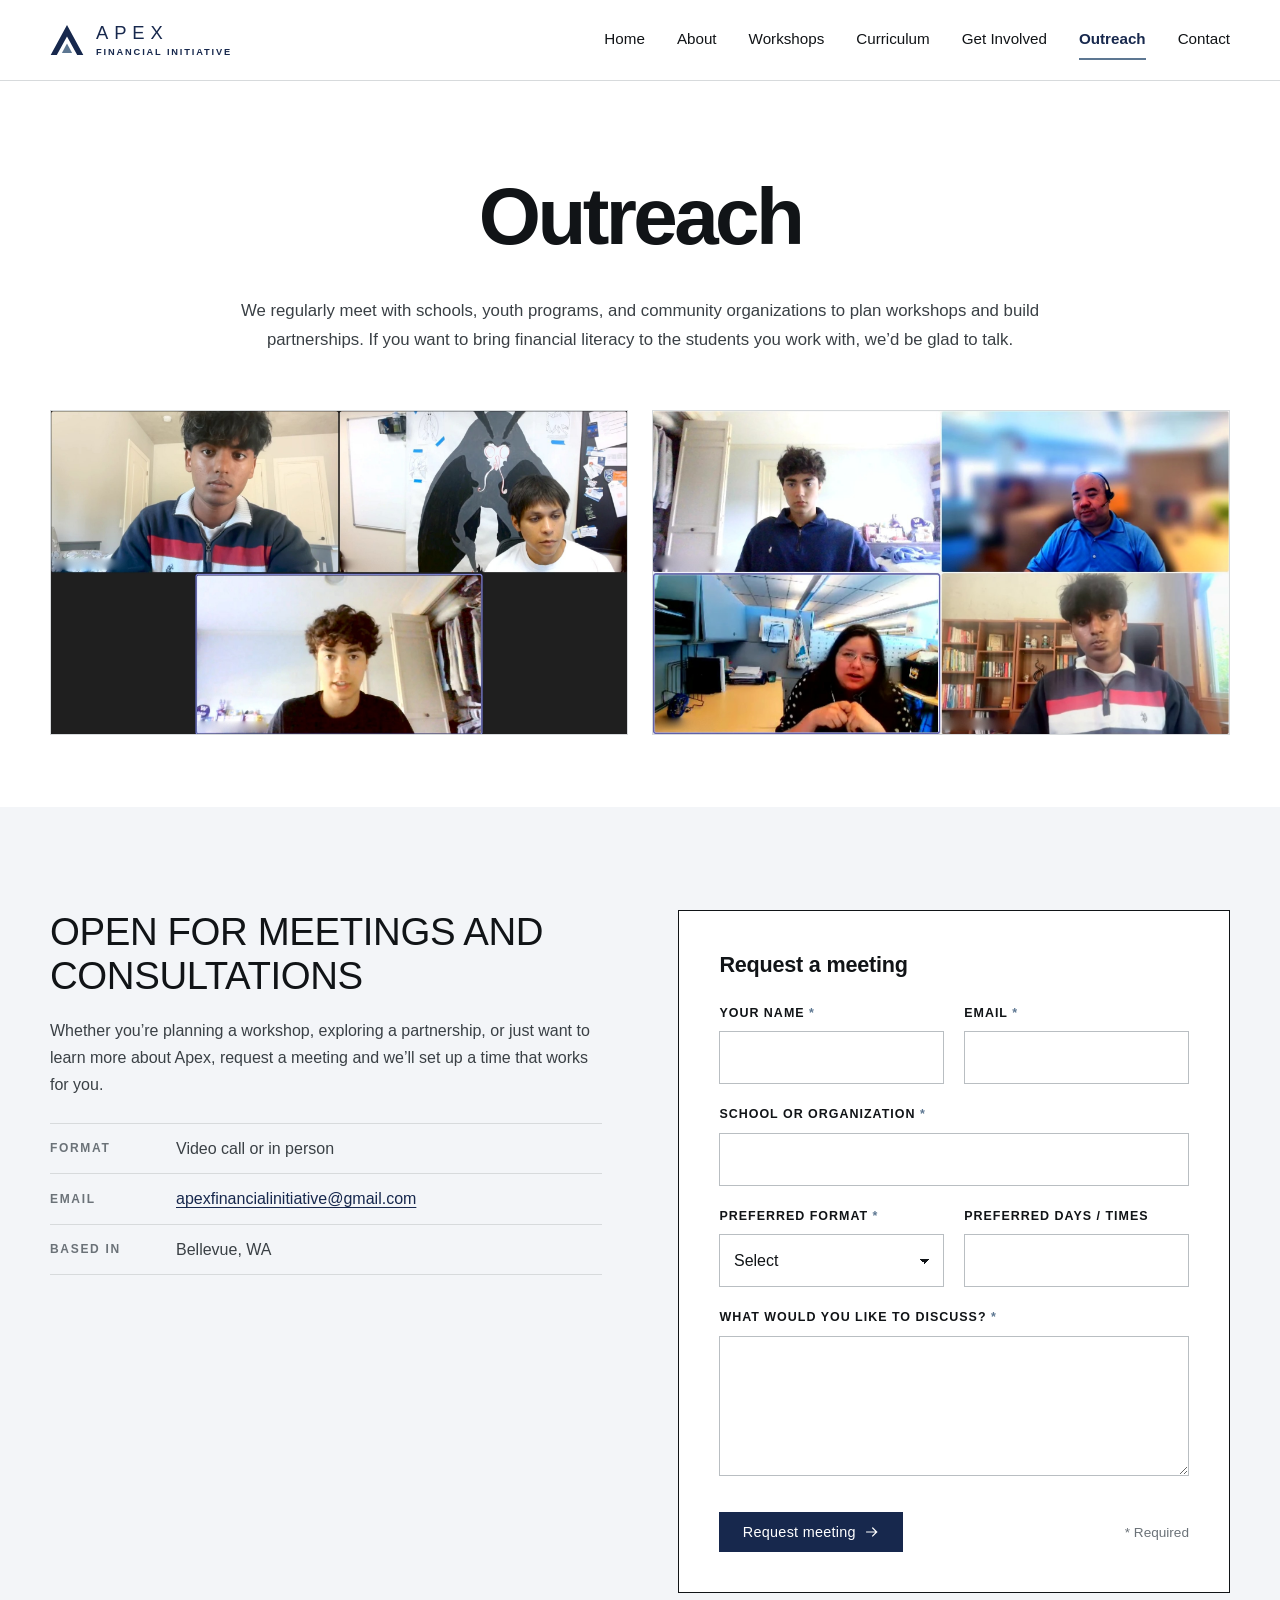
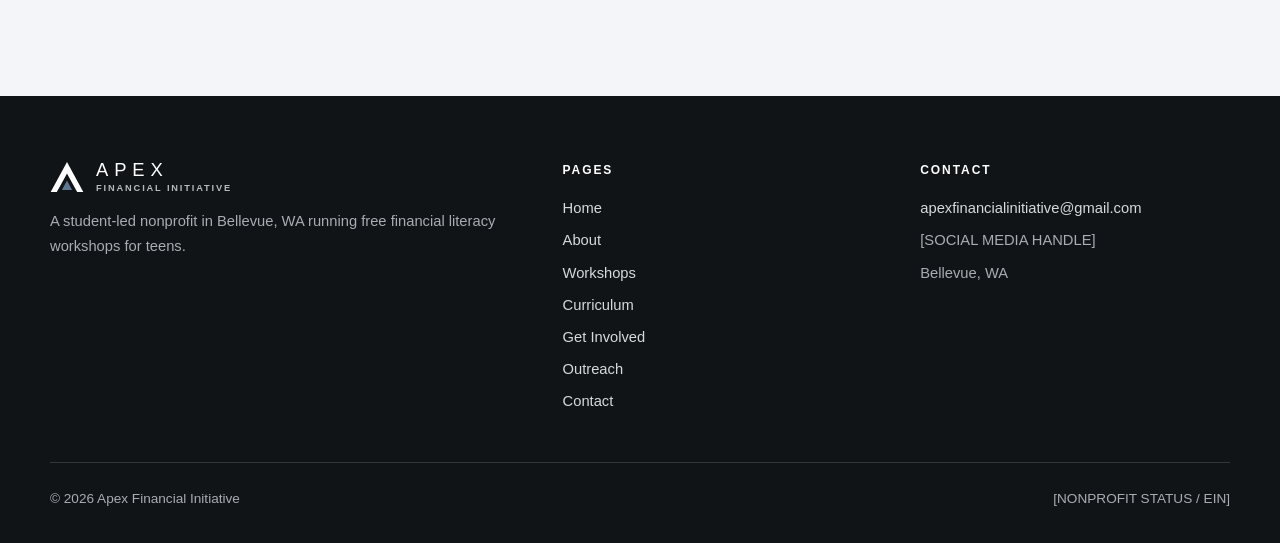
<file: outreach.html>
<!DOCTYPE html>
<html lang="en">
<head>
<meta charset="UTF-8">
<meta name="viewport" content="width=device-width, initial-scale=1.0">
<title>Outreach | Apex Financial Initiative</title>
<meta name="description" content="Meet with Apex Financial Initiative. We are open for meetings and consultations with schools and community organizations.">
<link rel="icon" href="favicon.svg" type="image/svg+xml">
<link rel="stylesheet" href="styles.css">
</head>
<body>
<a class="skip-link" href="#main">Skip to content</a>
<header class="site-header">
  <div class="wrap nav">
    <a class="brand" href="index.html" aria-label="Apex Financial Initiative home">
      <svg viewBox="0 0 100 92" aria-hidden="true"><path d="M50 2 L98 90 L80 90 L50 36 L20 90 L2 90 Z" fill="currentColor"/><path d="M50 56 L65 84 L35 84 Z" fill="#5d7792"/></svg>
      <span class="brand-text"><span class="brand-name">APEX</span><span class="brand-sub">Financial Initiative</span></span>
    </a>
    <nav aria-label="Main">
      <button class="menu-toggle" type="button" aria-expanded="false" aria-controls="nav-links" aria-label="Open menu">
        <svg class="icon-open" viewBox="0 0 24 24" fill="none" stroke="currentColor" stroke-width="1.8" aria-hidden="true"><path d="M3 7h18M3 12h18M3 17h18"/></svg>
        <svg class="icon-close" viewBox="0 0 24 24" fill="none" stroke="currentColor" stroke-width="1.8" aria-hidden="true"><path d="M5 5l14 14M19 5L5 19"/></svg>
      </button>
      <ul class="nav-links" id="nav-links">
        <li><a href="index.html">Home</a></li>
        <li><a href="about.html">About</a></li>
        <li><a href="workshops.html">Workshops</a></li>
        <li><a href="curriculum.html">Curriculum</a></li>
        <li><a href="get-involved.html">Get Involved</a></li>
        <li><a href="outreach.html" aria-current="page">Outreach</a></li>
        <li><a href="contact.html">Contact</a></li>
      </ul>
    </nav>
  </div>
</header>

<main id="main">
<section class="page-head">
    <div class="wrap">
      <h1>Outreach</h1>
      <p>We regularly meet with schools, youth programs, and community organizations to plan workshops and build partnerships. If you want to bring financial literacy to the students you work with, we&rsquo;d be glad to talk.</p>
    </div>
  </section>

  <section class="banner">
    <div class="wrap meeting-grid">
      <figure><img class="photo" src="images/meeting-call-2.jpg" alt="Apex students in a video meeting"></figure>
      <figure><img class="photo" src="images/meeting-call-1.jpg" alt="Apex students in a video meeting with two community program staff members"></figure>
    </div>
  </section>

  <section class="section tint" id="meet">
    <div class="wrap split top">
      <div>
        <h2>Open for Meetings and Consultations</h2>
        <p>Whether you&rsquo;re planning a workshop, exploring a partnership, or just want to learn more about Apex, request a meeting and we&rsquo;ll set up a time that works for you.</p>
        <ul class="details on-light">
          <li><span class="k">Format</span><span>Video call or in person</span></li>
          <li><span class="k">Email</span><a href="mailto:apexfinancialinitiative@gmail.com">apexfinancialinitiative@gmail.com</a></li>
          <li><span class="k">Based in</span><span>Bellevue, WA</span></li>
        </ul>
      </div>
      <div class="form-box">
        <form id="meeting-form" data-thanks novalidate>
          <h3>Request a meeting</h3>
          <div class="form-grid">
            <div class="field">
              <label for="m-name">Your name <span class="req">*</span></label>
              <input id="m-name" name="m-name" type="text" required autocomplete="name">
            </div>
            <div class="field">
              <label for="m-email">Email <span class="req">*</span></label>
              <input id="m-email" name="m-email" type="email" required autocomplete="email">
            </div>
            <div class="field full">
              <label for="m-org">School or organization <span class="req">*</span></label>
              <input id="m-org" name="m-org" type="text" required autocomplete="organization">
            </div>
            <div class="field">
              <label for="m-format">Preferred format <span class="req">*</span></label>
              <select id="m-format" name="m-format" required><option value="">Select</option><option>Video call</option><option>In person</option><option>Either works</option></select>
            </div>
            <div class="field">
              <label for="m-when">Preferred days / times</label>
              <input id="m-when" name="m-when" type="text">
            </div>
            <div class="field full">
              <label for="m-topic">What would you like to discuss? <span class="req">*</span></label>
              <textarea id="m-topic" name="m-topic" required></textarea>
            </div>
          </div>
          <div class="form-actions">
            <button class="btn btn-solid" type="submit">Request meeting <svg viewBox="0 0 24 24" fill="none" stroke="currentColor" stroke-width="1.8" stroke-linecap="square" aria-hidden="true"><path d="M4 12h15M13 6l6 6-6 6"/></svg></button>
            <p class="form-note"><span class="req">*</span> Required</p>
          </div>
        </form>
        <div class="thanks" role="status" aria-live="polite">
          <h3>Thank you.</h3>
          <p>Your meeting request has been received. We’ll reach out to schedule a time.</p>
        </div>
      </div>
    </div>
  </section>
</main>

<footer class="site-footer">
  <div class="wrap">
    <div class="footer-grid">
      <div>
        <a class="brand" href="index.html" aria-label="Apex Financial Initiative home"><svg viewBox="0 0 100 92" aria-hidden="true"><path d="M50 2 L98 90 L80 90 L50 36 L20 90 L2 90 Z" fill="currentColor"/><path d="M50 56 L65 84 L35 84 Z" fill="#5d7792"/></svg><span class="brand-text"><span class="brand-name">APEX</span><span class="brand-sub">Financial Initiative</span></span></a>
        <p>A student-led nonprofit in Bellevue, WA running free financial literacy workshops for teens.</p>
      </div>
      <div>
        <h4>Pages</h4>
        <ul>
          <li><a href="index.html">Home</a></li>
          <li><a href="about.html">About</a></li>
          <li><a href="workshops.html">Workshops</a></li>
          <li><a href="curriculum.html">Curriculum</a></li>
          <li><a href="get-involved.html">Get Involved</a></li>
          <li><a href="outreach.html">Outreach</a></li>
          <li><a href="contact.html">Contact</a></li>
        </ul>
      </div>
      <div>
        <h4>Contact</h4>
        <ul>
          <li><a href="mailto:apexfinancialinitiative@gmail.com">apexfinancialinitiative@gmail.com</a></li>
          <li>[SOCIAL MEDIA HANDLE]</li>
          <li>Bellevue, WA</li>
        </ul>
      </div>
    </div>
    <div class="footer-bottom">
      <span>&copy; <span data-year></span> Apex Financial Initiative</span>
      <span>[NONPROFIT STATUS / EIN]</span>
    </div>
  </div>
</footer>

<script src="script.js"></script>
</body>
</html>
</file>
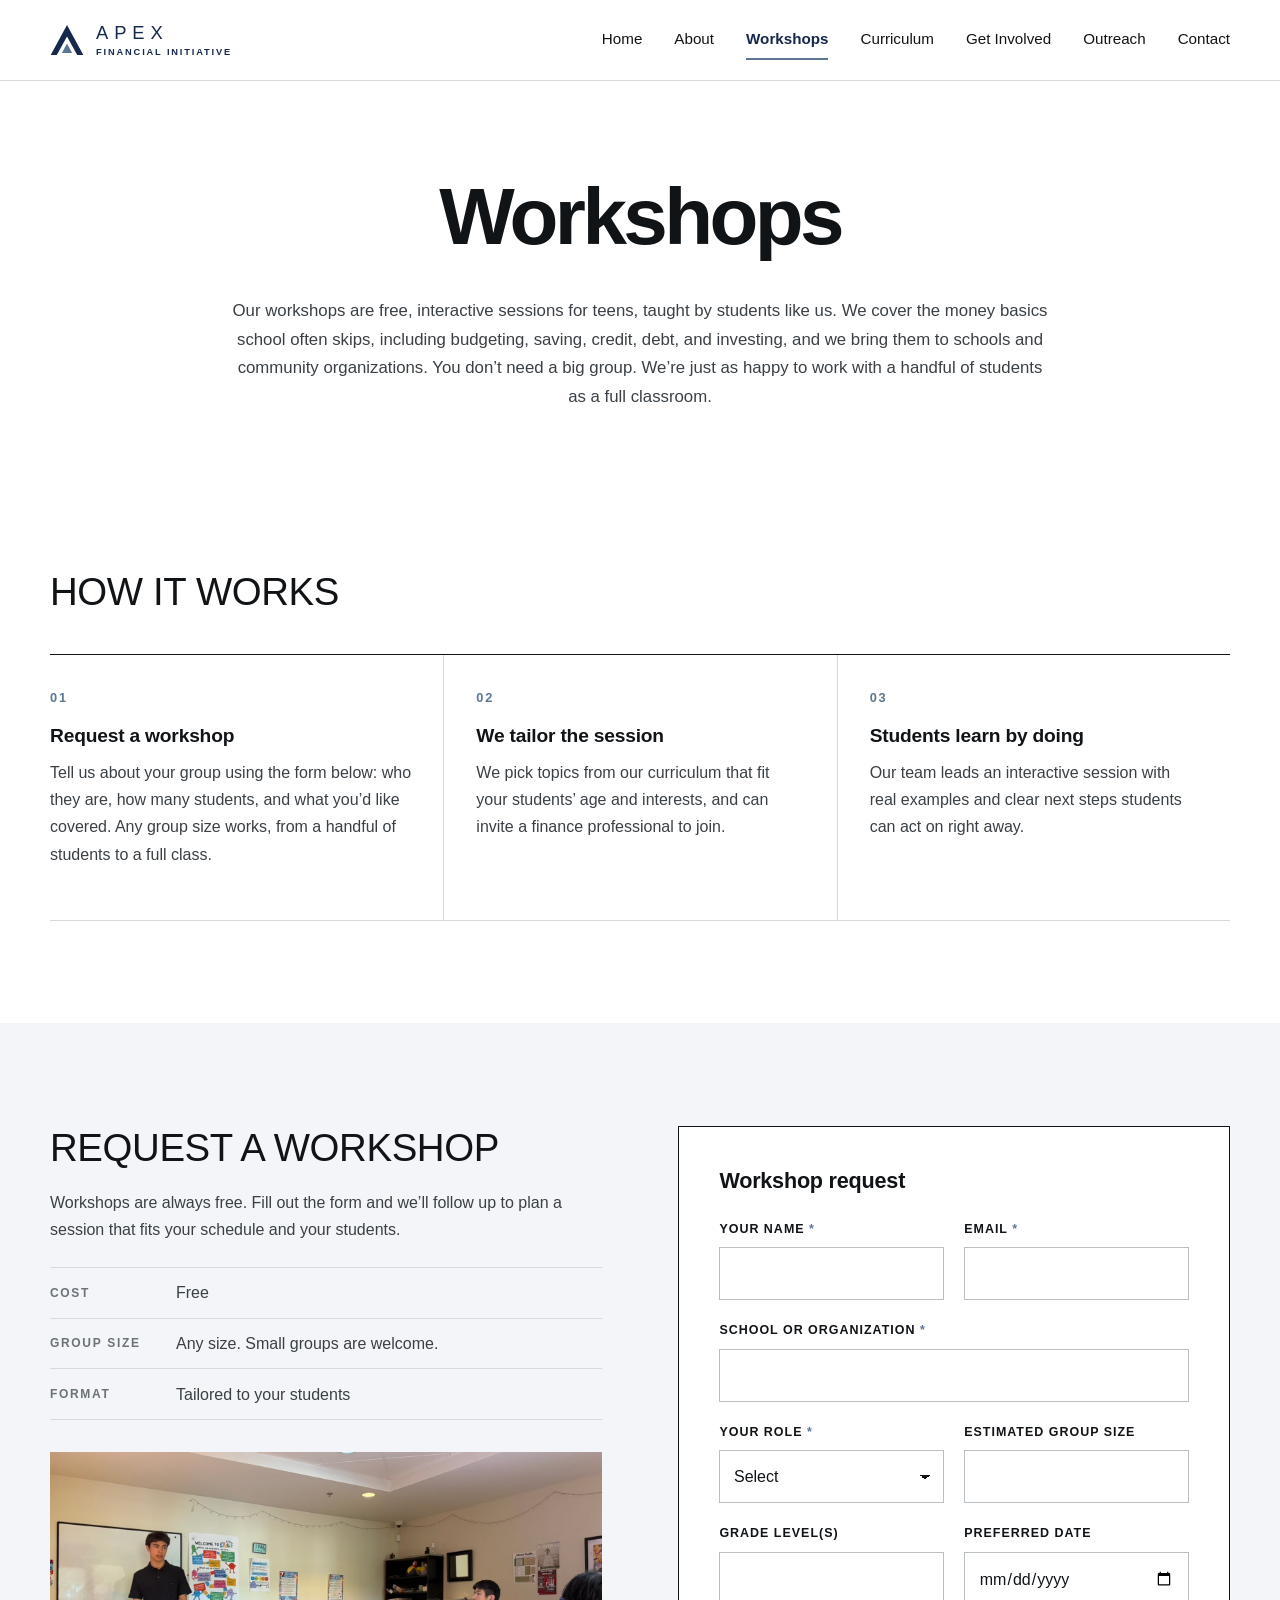
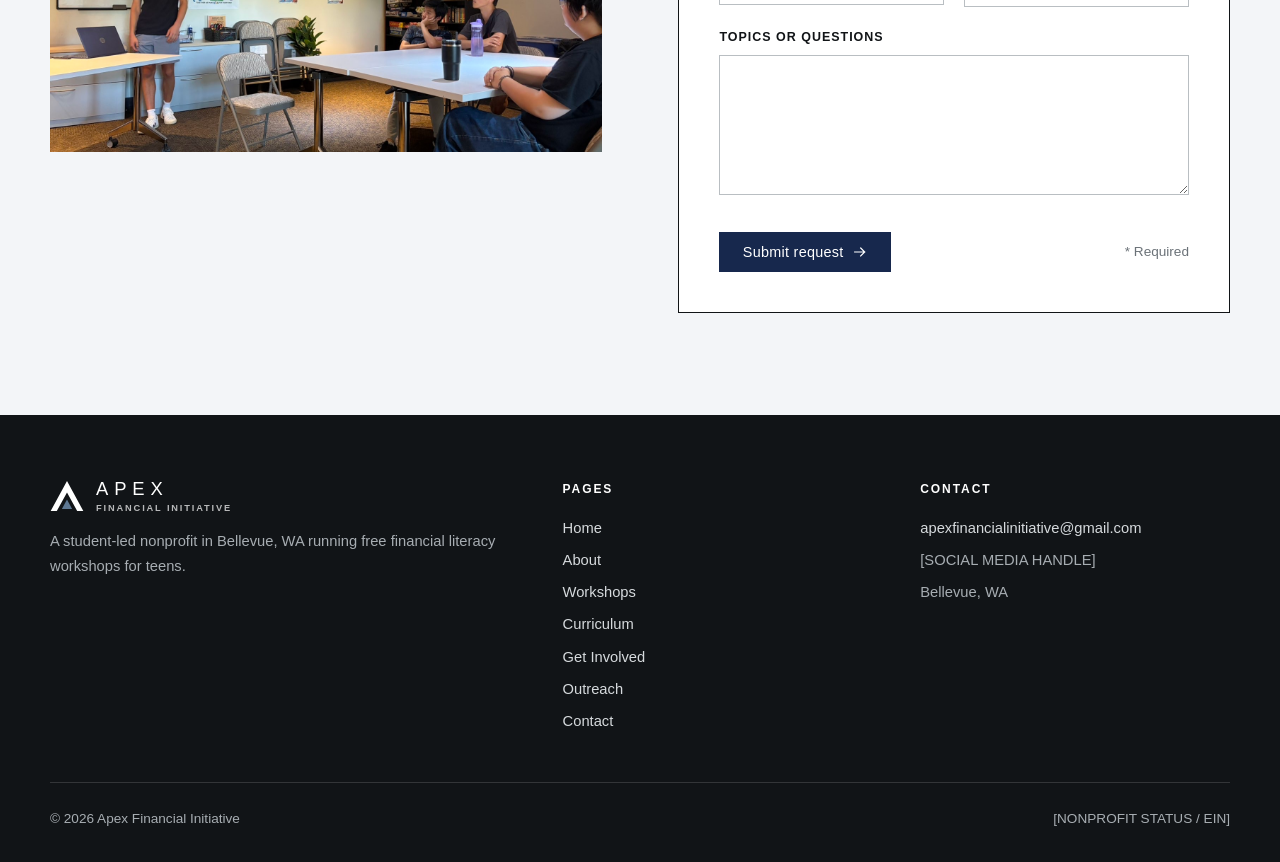
<file: workshops.html>
<!DOCTYPE html>
<html lang="en">
<head>
<meta charset="UTF-8">
<meta name="viewport" content="width=device-width, initial-scale=1.0">
<title>Workshops | Apex Financial Initiative</title>
<meta name="description" content="Free financial literacy workshops for teens from Apex Financial Initiative in Bellevue, WA.">
<link rel="icon" href="favicon.svg" type="image/svg+xml">
<link rel="stylesheet" href="styles.css">
</head>
<body>
<a class="skip-link" href="#main">Skip to content</a>
<header class="site-header">
  <div class="wrap nav">
    <a class="brand" href="index.html" aria-label="Apex Financial Initiative home">
      <svg viewBox="0 0 100 92" aria-hidden="true"><path d="M50 2 L98 90 L80 90 L50 36 L20 90 L2 90 Z" fill="currentColor"/><path d="M50 56 L65 84 L35 84 Z" fill="#5d7792"/></svg>
      <span class="brand-text"><span class="brand-name">APEX</span><span class="brand-sub">Financial Initiative</span></span>
    </a>
    <nav aria-label="Main">
      <button class="menu-toggle" type="button" aria-expanded="false" aria-controls="nav-links" aria-label="Open menu">
        <svg class="icon-open" viewBox="0 0 24 24" fill="none" stroke="currentColor" stroke-width="1.8" aria-hidden="true"><path d="M3 7h18M3 12h18M3 17h18"/></svg>
        <svg class="icon-close" viewBox="0 0 24 24" fill="none" stroke="currentColor" stroke-width="1.8" aria-hidden="true"><path d="M5 5l14 14M19 5L5 19"/></svg>
      </button>
      <ul class="nav-links" id="nav-links">
        <li><a href="index.html">Home</a></li>
        <li><a href="about.html">About</a></li>
        <li><a href="workshops.html" aria-current="page">Workshops</a></li>
        <li><a href="curriculum.html">Curriculum</a></li>
        <li><a href="get-involved.html">Get Involved</a></li>
        <li><a href="outreach.html">Outreach</a></li>
        <li><a href="contact.html">Contact</a></li>
      </ul>
    </nav>
  </div>
</header>

<main id="main">
<section class="page-head">
    <div class="wrap">
      <h1>Workshops</h1>
      <p>Our workshops are free, interactive sessions for teens, taught by students like us. We cover the money basics school often skips, including budgeting, saving, credit, debt, and investing, and we bring them to schools and community organizations. You don&rsquo;t need a big group. We&rsquo;re just as happy to work with a handful of students as a full classroom.</p>
    </div>
  </section>

  <section class="section">
    <div class="wrap">
      <h2 class="section-title">How It Works</h2>
      <div class="ruled cols-3">
        <div><span class="num">01</span><h3>Request a workshop</h3><p>Tell us about your group using the form below: who they are, how many students, and what you&rsquo;d like covered. Any group size works, from a handful of students to a full class.</p></div>
        <div><span class="num">02</span><h3>We tailor the session</h3><p>We pick topics from our curriculum that fit your students&rsquo; age and interests, and can invite a finance professional to join.</p></div>
        <div><span class="num">03</span><h3>Students learn by doing</h3><p>Our team leads an interactive session with real examples and clear next steps students can act on right away.</p></div>
      </div>
    </div>
  </section>

  <section class="section tint" id="request">
    <div class="wrap split top">
      <div>
        <h2>Request a Workshop</h2>
        <p>Workshops are always free. Fill out the form and we&rsquo;ll follow up to plan a session that fits your schedule and your students.</p>
        <ul class="details on-light">
          <li><span class="k">Cost</span><span>Free</span></li>
          <li><span class="k">Group size</span><span>Any size. Small groups are welcome.</span></li>
          <li><span class="k">Format</span><span>Tailored to your students</span></li>
        </ul>
        <div class="mt-2 request-photo"><img class="photo" src="images/workshop-small-group.jpg" alt="An Apex student leading a workshop for a small group of teens" loading="lazy"></div>
      </div>
      <div class="form-box">
        <form id="workshop-form" data-thanks novalidate>
          <h3>Workshop request</h3>
          <div class="form-grid">
            <div class="field">
              <label for="w-name">Your name <span class="req">*</span></label>
              <input id="w-name" name="w-name" type="text" required autocomplete="name">
            </div>
            <div class="field">
              <label for="w-email">Email <span class="req">*</span></label>
              <input id="w-email" name="w-email" type="email" required autocomplete="email">
            </div>
            <div class="field full">
              <label for="w-org">School or organization <span class="req">*</span></label>
              <input id="w-org" name="w-org" type="text" required autocomplete="organization">
            </div>
            <div class="field">
              <label for="w-role">Your role <span class="req">*</span></label>
              <select id="w-role" name="w-role" required><option value="">Select</option><option>Teacher</option><option>Counselor or school staff</option><option>Student</option><option>Parent or guardian</option><option>Community organization</option><option>Other</option></select>
            </div>
            <div class="field">
              <label for="w-size">Estimated group size</label>
              <input id="w-size" name="w-size" type="number" min="1">
            </div>
            <div class="field">
              <label for="w-grades">Grade level(s)</label>
              <input id="w-grades" name="w-grades" type="text">
            </div>
            <div class="field">
              <label for="w-date">Preferred date</label>
              <input id="w-date" name="w-date" type="date">
            </div>
            <div class="field full">
              <label for="w-topics">Topics or questions</label>
              <textarea id="w-topics" name="w-topics"></textarea>
            </div>
          </div>
          <div class="form-actions">
            <button class="btn btn-solid" type="submit">Submit request <svg viewBox="0 0 24 24" fill="none" stroke="currentColor" stroke-width="1.8" stroke-linecap="square" aria-hidden="true"><path d="M4 12h15M13 6l6 6-6 6"/></svg></button>
            <p class="form-note"><span class="req">*</span> Required</p>
          </div>
        </form>
        <div class="thanks" role="status" aria-live="polite">
          <h3>Thank you.</h3>
          <p>Your workshop request has been received. We’ll be in touch soon.</p>
        </div>
      </div>
    </div>
  </section>
</main>

<footer class="site-footer">
  <div class="wrap">
    <div class="footer-grid">
      <div>
        <a class="brand" href="index.html" aria-label="Apex Financial Initiative home"><svg viewBox="0 0 100 92" aria-hidden="true"><path d="M50 2 L98 90 L80 90 L50 36 L20 90 L2 90 Z" fill="currentColor"/><path d="M50 56 L65 84 L35 84 Z" fill="#5d7792"/></svg><span class="brand-text"><span class="brand-name">APEX</span><span class="brand-sub">Financial Initiative</span></span></a>
        <p>A student-led nonprofit in Bellevue, WA running free financial literacy workshops for teens.</p>
      </div>
      <div>
        <h4>Pages</h4>
        <ul>
          <li><a href="index.html">Home</a></li>
          <li><a href="about.html">About</a></li>
          <li><a href="workshops.html">Workshops</a></li>
          <li><a href="curriculum.html">Curriculum</a></li>
          <li><a href="get-involved.html">Get Involved</a></li>
          <li><a href="outreach.html">Outreach</a></li>
          <li><a href="contact.html">Contact</a></li>
        </ul>
      </div>
      <div>
        <h4>Contact</h4>
        <ul>
          <li><a href="mailto:apexfinancialinitiative@gmail.com">apexfinancialinitiative@gmail.com</a></li>
          <li>[SOCIAL MEDIA HANDLE]</li>
          <li>Bellevue, WA</li>
        </ul>
      </div>
    </div>
    <div class="footer-bottom">
      <span>&copy; <span data-year></span> Apex Financial Initiative</span>
      <span>[NONPROFIT STATUS / EIN]</span>
    </div>
  </div>
</footer>

<script src="script.js"></script>
</body>
</html>
</file>
<file: styles.css>
/* =========================================================
   Apex Financial Initiative — shared styles
   Editorial / professional: white space, tight type, hairlines.
   Palette: logo navy + logo blue (slate) for highlights.
   ========================================================= */
:root {
  --ink: #111417;          /* text + headings */
  --body: #3a4045;         /* paragraph text */
  --muted: #6b7278;
  --green: #17284d;        /* logo navy — primary */
  --green-2: #2b3f6b;
  --slate: #5d7792;        /* logo slate blue */
  --accent: #5d7792;       /* highlight = logo blue (same as --slate) */
  --line: #d7dadc;
  --line-dark: #111417;
  --tint: #f3f5f8;         /* subtle section tint */
  --ph: #e6e9ea;           /* placeholder fill */
  --paper: #ffffff;

  --wrap: 1180px;
  --font: "Helvetica Neue", Helvetica, Arial, system-ui, -apple-system, "Segoe UI", sans-serif;
}

*, *::before, *::after { box-sizing: border-box; }
html { scroll-behavior: smooth; }
body {
  margin: 0;
  font-family: var(--font);
  font-size: 1rem;
  line-height: 1.7;
  color: var(--body);
  background: var(--paper);
  -webkit-font-smoothing: antialiased;
}
img, svg { display: block; max-width: 100%; }
a { color: var(--green); text-underline-offset: 3px; }
a:hover { color: var(--accent); }
p { margin: 0 0 1em; }

h1, h2, h3, h4 { color: var(--ink); margin: 0 0 .5em; }
h1 {
  font-size: clamp(2.8rem, 7.5vw, 6rem);
  font-weight: 700;
  line-height: 1;
  letter-spacing: -0.045em;
}
h2 {
  font-size: clamp(1.7rem, 3vw, 2.4rem);
  font-weight: 400;
  line-height: 1.15;
  letter-spacing: -0.01em;
  text-transform: uppercase;
}
h3 { font-size: 1.2rem; font-weight: 600; line-height: 1.3; letter-spacing: -0.01em; }

.wrap { width: min(100% - 3rem, var(--wrap)); margin-inline: auto; }
.narrow { max-width: 820px; margin-inline: auto; }
.section { padding: clamp(4rem, 8vw, 6.5rem) 0; }
.section + .section { border-top: 1px solid var(--line); }
.section.tint { background: var(--tint); border-top: 0; }
.section.tint + .section { border-top: 0; }
.section-title { margin-bottom: 2.5rem; }
.section-title.center { text-align: center; }
.lead { font-size: 1.15rem; color: var(--body); }
.center { text-align: center; }

.skip-link { position: absolute; left: -999px; top: 0; background: var(--ink); color: #fff; padding: .6rem 1rem; z-index: 100; }
.skip-link:focus { left: 1rem; top: 1rem; }
:focus-visible { outline: 2px solid var(--accent); outline-offset: 3px; }

/* ---------- Buttons: square, outlined ---------- */
.btn {
  display: inline-flex; align-items: center; gap: .5rem;
  padding: .7rem 1.4rem;
  font: 500 .9rem/1 var(--font); letter-spacing: .02em;
  text-decoration: none; cursor: pointer;
  border: 1px solid var(--ink); background: transparent; color: var(--ink);
  border-radius: 0;
  transition: background .15s ease, color .15s ease, border-color .15s ease;
}
.btn:hover { background: var(--ink); color: #fff; }
.btn-solid { background: var(--green); border-color: var(--green); color: #fff; }
.btn-solid:hover { background: var(--ink); border-color: var(--ink); color: #fff; }
.btn-light { border-color: #fff; color: #fff; }
.btn-light:hover { background: #fff; color: var(--green); }
.btn svg { width: 16px; height: 16px; }
.btn-row { display: flex; flex-wrap: wrap; gap: .75rem; }

.text-link {
  display: inline-flex; align-items: center; gap: .4rem;
  font-weight: 500; font-size: .95rem; color: var(--ink);
  text-decoration: none; border-bottom: 1px solid var(--ink); padding-bottom: 2px;
}
.text-link:hover { color: var(--accent); border-color: var(--accent); }
.text-link svg { width: 15px; height: 15px; }

/* ---------- Header / nav ---------- */
.site-header {
  position: sticky; top: 0; z-index: 50;
  background: #fff; border-bottom: 1px solid var(--line);
}
.nav { display: flex; align-items: center; justify-content: space-between; height: 80px; }
.brand { display: flex; align-items: center; gap: .75rem; text-decoration: none; color: var(--ink); }
.brand svg { width: 38px; height: 34px; flex: none; }
.brand-text { display: flex; flex-direction: column; line-height: 1.1; }
.brand-name { font-weight: 700; font-size: 1.15rem; letter-spacing: -0.02em; }
.brand-sub { font-size: .66rem; font-weight: 600; letter-spacing: .16em; text-transform: uppercase; color: var(--muted); }
.brand:hover { color: var(--ink); }

.nav-links { display: flex; align-items: center; gap: 2rem; list-style: none; margin: 0; padding: 0; }
.nav-links a {
  display: block; padding: .35rem 0;
  color: var(--ink); text-decoration: none; font-size: .95rem;
  border-bottom: 2px solid transparent;
}
.nav-links a:hover { color: var(--green); border-bottom-color: var(--line); }
.nav-links a[aria-current="page"] { color: var(--green); font-weight: 600; border-bottom-color: var(--accent); }

.menu-toggle {
  display: none; width: 44px; height: 44px; padding: 0;
  border: 1px solid var(--line); background: #fff; cursor: pointer;
  align-items: center; justify-content: center;
}
.menu-toggle svg { width: 22px; height: 22px; color: var(--ink); }
.menu-toggle .icon-close { display: none; }
.menu-toggle[aria-expanded="true"] .icon-open { display: none; }
.menu-toggle[aria-expanded="true"] .icon-close { display: block; }

@media (max-width: 900px) {
  .menu-toggle { display: inline-flex; }
  .nav-links {
    position: absolute; left: 0; right: 0; top: 80px;
    flex-direction: column; align-items: stretch; gap: 0;
    background: #fff; border-bottom: 1px solid var(--line);
    padding: 0 1.5rem .75rem;
    display: none;
  }
  .nav-links.open { display: flex; }
  .nav-links li + li { border-top: 1px solid var(--line); }
  .nav-links a { padding: 1rem 0; font-size: 1.05rem; border-bottom: 0; }
  .nav-links a[aria-current="page"] { box-shadow: inset 3px 0 0 var(--accent); padding-left: .85rem; }
}

/* ---------- Placeholder boxes (photos / logos) ---------- */
.ph {
  display: flex; align-items: center; justify-content: center;
  text-align: center; padding: 1rem;
  background: var(--ph); color: var(--muted);
  font-size: .78rem; font-weight: 600; letter-spacing: .08em; text-transform: uppercase;
  min-height: 300px;
}

/* ---------- Home hero ---------- */
.hero { padding: clamp(4rem, 9vw, 7rem) 0 clamp(3rem, 6vw, 4.5rem); text-align: center; }
.hero h1 { font-size: clamp(2.8rem, 8.5vw, 7rem); margin-bottom: .35em; }
.hero .tagline {
  font-size: clamp(1.25rem, 2.4vw, 1.9rem); font-weight: 300; color: var(--ink);
  line-height: 1.35; max-width: 900px; margin: 0 auto 2.25rem;
}
.hero .btn-row { justify-content: center; }
.hero-image { margin-top: clamp(3rem, 6vw, 4.5rem); }
.hero-image .ph { min-height: clamp(260px, 42vw, 520px); }

/* ---------- Inner page header ---------- */
.page-head { padding: clamp(3.5rem, 8vw, 6rem) 0 clamp(2.5rem, 5vw, 3.5rem); text-align: center; }
.page-head h1 { font-size: clamp(2.6rem, 6.5vw, 5rem); }
.page-head p { max-width: 820px; margin: 0 auto; font-size: 1.05rem; }

/* ---------- Two-column split ---------- */
.split { display: grid; grid-template-columns: 1fr 1fr; gap: clamp(2rem, 6vw, 5rem); align-items: center; }
.split.top { align-items: start; }
.split .ph { min-height: 360px; }
@media (max-width: 860px) { .split { grid-template-columns: 1fr; } }

/* ---------- "Apex at a Glance": same ruled-column system as the rest of the site ---------- */
.glance-head { display: flex; flex-wrap: wrap; align-items: end; justify-content: space-between; gap: 1rem 3rem; margin-bottom: 2.5rem; }
.glance-head h2 { margin: 0; }
.glance-head p { margin: 0; max-width: 440px; }
.figure-num { display: flex; align-items: center; height: clamp(3rem, 5vw, 4rem); color: var(--green); font-size: clamp(3rem, 5vw, 4rem); font-weight: 700; line-height: 1; letter-spacing: -0.05em; margin-bottom: 1.1rem; }
.figure-num svg { width: auto; height: 82%; color: var(--green); }
.figure-label { display: block; color: var(--ink); font-size: 1.15rem; font-weight: 600; margin-bottom: .4rem; }

/* ---------- Home: community initiatives ---------- */
.initiatives { display: grid; grid-template-columns: 1fr 1fr; gap: clamp(2rem, 6vw, 5rem); align-items: stretch; }
.initiatives .photo { height: 100%; min-height: 380px; }
.initiative { padding: 2rem 0; border-top: 1px solid var(--line-dark); }
.initiative:last-child { border-bottom: 1px solid var(--line); }
.initiative .num { display: block; font-size: .78rem; font-weight: 600; letter-spacing: .14em; color: var(--accent); margin-bottom: .75rem; }
.initiative h3 { font-size: 1.45rem; margin-bottom: .6rem; }
.initiative p { margin: 0; }
@media (max-width: 860px) { .initiatives { grid-template-columns: 1fr; } .initiatives .photo { min-height: 0; height: 300px; } }

/* ---------- Ruled grids (feature blocks, modules, etc.) ---------- */
.ruled { display: grid; border-top: 1px solid var(--line-dark); }
.ruled.cols-2 { grid-template-columns: repeat(2, 1fr); }
.ruled.cols-3 { grid-template-columns: repeat(3, 1fr); }
.ruled > * { padding: 2rem 2rem 2.25rem 0; border-bottom: 1px solid var(--line); }
.ruled.cols-2 > *:nth-child(2n), .ruled.cols-3 > *:not(:nth-child(3n + 1)) { padding-left: 2rem; border-left: 1px solid var(--line); }
.ruled h3 { margin-bottom: .6rem; }
.ruled p { color: var(--body); }
.ruled .num { display: block; font-size: .8rem; font-weight: 600; letter-spacing: .14em; color: var(--accent); margin-bottom: 1rem; }
@media (max-width: 860px) {
  .ruled.cols-3 { grid-template-columns: repeat(2, 1fr); }
  .ruled.cols-3 > * { padding-left: 0 !important; border-left: 0 !important; }
  .ruled.cols-3 > *:nth-child(2n) { padding-left: 2rem !important; border-left: 1px solid var(--line) !important; }
}
@media (max-width: 600px) {
  .ruled.cols-2, .ruled.cols-3 { grid-template-columns: 1fr; }
  .ruled.cols-2 > *:nth-child(n), .ruled.cols-3 > *:nth-child(n) { padding: 1.75rem 0 !important; border-left: 0 !important; }
}

/* Feature blocks that link to inner pages */
.features { display: grid; grid-template-columns: repeat(4, 1fr); gap: 2rem; }
.feature { display: flex; flex-direction: column; text-decoration: none; color: inherit; }
.feature .ph { min-height: 220px; margin-bottom: 1.25rem; }
.feature h3 { margin-bottom: .5rem; }
.feature p { flex: 1; }
.feature:hover h3 { color: var(--green); }
.feature:hover .text-link { color: var(--accent); border-color: var(--accent); }
@media (max-width: 960px) { .features { grid-template-columns: repeat(2, 1fr); } }
@media (max-width: 560px) { .features { grid-template-columns: 1fr; } }

/* News */
.news { display: grid; grid-template-columns: repeat(3, 1fr); gap: 2rem; }
.news article .ph { min-height: 220px; margin-bottom: 1.25rem; }
.news-date { font-size: .8rem; font-weight: 600; letter-spacing: .1em; text-transform: uppercase; color: var(--muted); margin-bottom: .4rem; }
@media (max-width: 860px) { .news { grid-template-columns: 1fr; } }


/* ---------- Dark band ---------- */
.band { background: var(--green); color: #cfd8e6; padding: clamp(3.5rem, 7vw, 5rem) 0; }
.band h2 { color: #fff; }
.band a:not(.btn) { color: #fff; }
.band-grid { display: grid; grid-template-columns: 1.4fr 1fr; gap: 3rem; align-items: end; }
.band .btn-row { justify-content: flex-end; }
@media (max-width: 860px) { .band-grid { grid-template-columns: 1fr; } .band .btn-row { justify-content: flex-start; } }

.details { list-style: none; padding: 0; margin: 1.5rem 0 0; }
.details li { display: grid; grid-template-columns: 110px 1fr; gap: 1rem; padding: .7rem 0; border-top: 1px solid rgba(255, 255, 255, .2); }
.details li:last-child { border-bottom: 1px solid rgba(255, 255, 255, .2); }
.details .k { font-size: .75rem; font-weight: 600; letter-spacing: .14em; text-transform: uppercase; opacity: .75; padding-top: .2rem; }
.details.on-light li { border-color: var(--line); }
.details.on-light .k { color: var(--muted); opacity: 1; }

/* ---------- Forms ---------- */
.form-box { border: 1px solid var(--line-dark); padding: clamp(1.5rem, 4vw, 2.5rem); background: #fff; }
.form-box h3 { font-size: 1.35rem; font-weight: 600; margin-bottom: 1.5rem; }
.form-grid { display: grid; grid-template-columns: 1fr 1fr; gap: 1.25rem; }
.form-grid .full { grid-column: 1 / -1; }
@media (max-width: 640px) { .form-grid { grid-template-columns: 1fr; } }
.field label { display: block; font-size: .78rem; font-weight: 600; letter-spacing: .08em; text-transform: uppercase; color: var(--ink); margin-bottom: .45rem; }
.field .req { color: var(--accent); }
.field input, .field select, .field textarea {
  width: 100%; font: inherit; font-size: 1rem; color: var(--ink);
  padding: .75rem .85rem; border: 1px solid #b9bec2; border-radius: 0; background: #fff;
  transition: border-color .15s ease;
}
.field select { appearance: none; background-image: linear-gradient(45deg, transparent 50%, var(--ink) 50%), linear-gradient(135deg, var(--ink) 50%, transparent 50%); background-position: calc(100% - 18px) 52%, calc(100% - 13px) 52%; background-size: 5px 5px; background-repeat: no-repeat; padding-right: 2.25rem; }
.field textarea { min-height: 140px; resize: vertical; }
.field input:focus, .field select:focus, .field textarea:focus { outline: none; border-color: var(--green); box-shadow: inset 0 0 0 1px var(--green); }
.field input:user-invalid, .field select:user-invalid, .field textarea:user-invalid { border-color: #b3261e; }
.form-actions { margin-top: 1.75rem; display: flex; flex-wrap: wrap; align-items: center; justify-content: space-between; gap: 1rem; }
.form-note { font-size: .85rem; color: var(--muted); margin: 0; }

.thanks { display: none; padding: 2rem 0; }
.thanks h3 { font-size: 1.5rem; }
.thanks::before { content: ""; display: block; width: 40px; height: 3px; background: var(--accent); margin-bottom: 1.25rem; }
.form-box.sent form { display: none; }
.form-box.sent .thanks { display: block; }

/* ---------- Footer ---------- */
.site-footer { background: var(--ink); color: #a7adb2; padding: 4rem 0 2rem; font-size: .92rem; }
.footer-grid { display: grid; grid-template-columns: 1.5fr 1fr 1fr; gap: 3rem; }
.site-footer .brand { color: #fff; margin-bottom: 1rem; }
.site-footer .brand-sub { color: #8d949a; }
.site-footer h4 { color: #fff; font-size: .75rem; font-weight: 600; letter-spacing: .16em; text-transform: uppercase; margin-bottom: 1rem; }
.site-footer ul { list-style: none; padding: 0; margin: 0; display: grid; gap: .45rem; }
.site-footer a { color: #d6dadd; text-decoration: none; }
.site-footer a:hover { color: #fff; text-decoration: underline; }
.footer-bottom { border-top: 1px solid rgba(255, 255, 255, .14); margin-top: 3rem; padding-top: 1.5rem; display: flex; flex-wrap: wrap; justify-content: space-between; gap: 1rem; font-size: .85rem; }
@media (max-width: 760px) { .footer-grid { grid-template-columns: 1fr; gap: 2rem; } }

.mt-2 { margin-top: 2rem; }

@media (prefers-reduced-motion: reduce) {
  *, *::before, *::after { transition: none !important; scroll-behavior: auto !important; }
}

/* Logo mark colors */
.brand svg { color: var(--green); }
.site-footer .brand svg { color: #fff; }

/* Keep anchor targets clear of the sticky header */
[id] { scroll-margin-top: 96px; }

/* ---------- Brand lockup (matches the Apex logo) ---------- */
.brand svg { width: 34px; height: 32px; }
.brand-name { font-weight: 500; font-size: 1.15rem; letter-spacing: .32em; color: var(--green); }
.brand-sub { font-size: .58rem; letter-spacing: .2em; color: var(--green); margin-top: .2rem; }
.site-footer .brand-name, .site-footer .brand-sub { color: #fff; }
.site-footer .brand-sub { opacity: .7; }

/* ---------- Photos ---------- */
.photo { display: block; width: 100%; height: 100%; object-fit: cover; background: var(--ph); }
.hero-image .photo { height: clamp(260px, 42vw, 560px); object-position: center 40%; }
.split .photo { height: clamp(300px, 34vw, 440px); }
.feature .photo { height: 240px; margin-bottom: 1.25rem; object-position: center 30%; }
.banner { padding-bottom: clamp(3rem, 6vw, 4.5rem); }
.banner .photo { height: clamp(260px, 40vw, 520px); object-position: center 45%; }
.request-photo .photo { height: 300px; }

/* ---------- Outreach: meeting photos ---------- */
.meeting-grid { display: grid; grid-template-columns: 1fr 1fr; gap: 1.5rem; }
.meeting-grid figure { margin: 0; }
.meeting-grid .photo { height: auto; aspect-ratio: 16 / 9; object-fit: cover; border: 1px solid var(--line); }
@media (max-width: 760px) { .meeting-grid { grid-template-columns: 1fr; } }

/* Seven nav items: tighten spacing before the hamburger takes over */
@media (max-width: 1120px) and (min-width: 901px) { .nav-links { gap: 1.25rem; } .nav-links a { font-size: .9rem; } }

/* ---------- About: co-founder profiles ---------- */
.cofounder {
  display: grid; grid-template-columns: 340px 1fr; gap: clamp(2rem, 5vw, 4rem); align-items: center;
  padding: clamp(2.5rem, 5vw, 3.5rem) 0; border-top: 1px solid var(--line);
}
.cofounder:last-child { padding-bottom: 0; }
.cofounder figure { margin: 0; }
.cofounder .photo { height: auto; aspect-ratio: 3 / 4; }
.cofounder h3 { font-size: clamp(1.8rem, 3.2vw, 2.4rem); font-weight: 700; letter-spacing: -0.03em; margin-bottom: .75rem; }
.cofounder .role { font-size: .78rem; font-weight: 600; letter-spacing: .16em; text-transform: uppercase; color: var(--slate); margin-bottom: .5rem; }
.cofounder > div { max-width: 640px; }
.cofounder.flip { grid-template-columns: 1fr 340px; }
.cofounder.flip figure { order: 2; }
@media (max-width: 760px) {
  .cofounder, .cofounder.flip { grid-template-columns: 1fr; }
  .cofounder.flip figure { order: 0; }
  .cofounder figure { max-width: 320px; }
}

/* News card photos */
.news article .photo { height: 220px; margin-bottom: 1.25rem; object-position: center 30%; }

/* Long email addresses: let them wrap instead of overflowing on small phones */
.details li { grid-template-columns: 110px minmax(0, 1fr); }
.details a, .site-footer a { overflow-wrap: anywhere; }
@media (max-width: 420px) { .details li { grid-template-columns: 84px minmax(0, 1fr); } }

/* Thin frame so light-background portraits don't blend into the page */
.cofounder .photo { border: 1px solid var(--line); }
</file>
